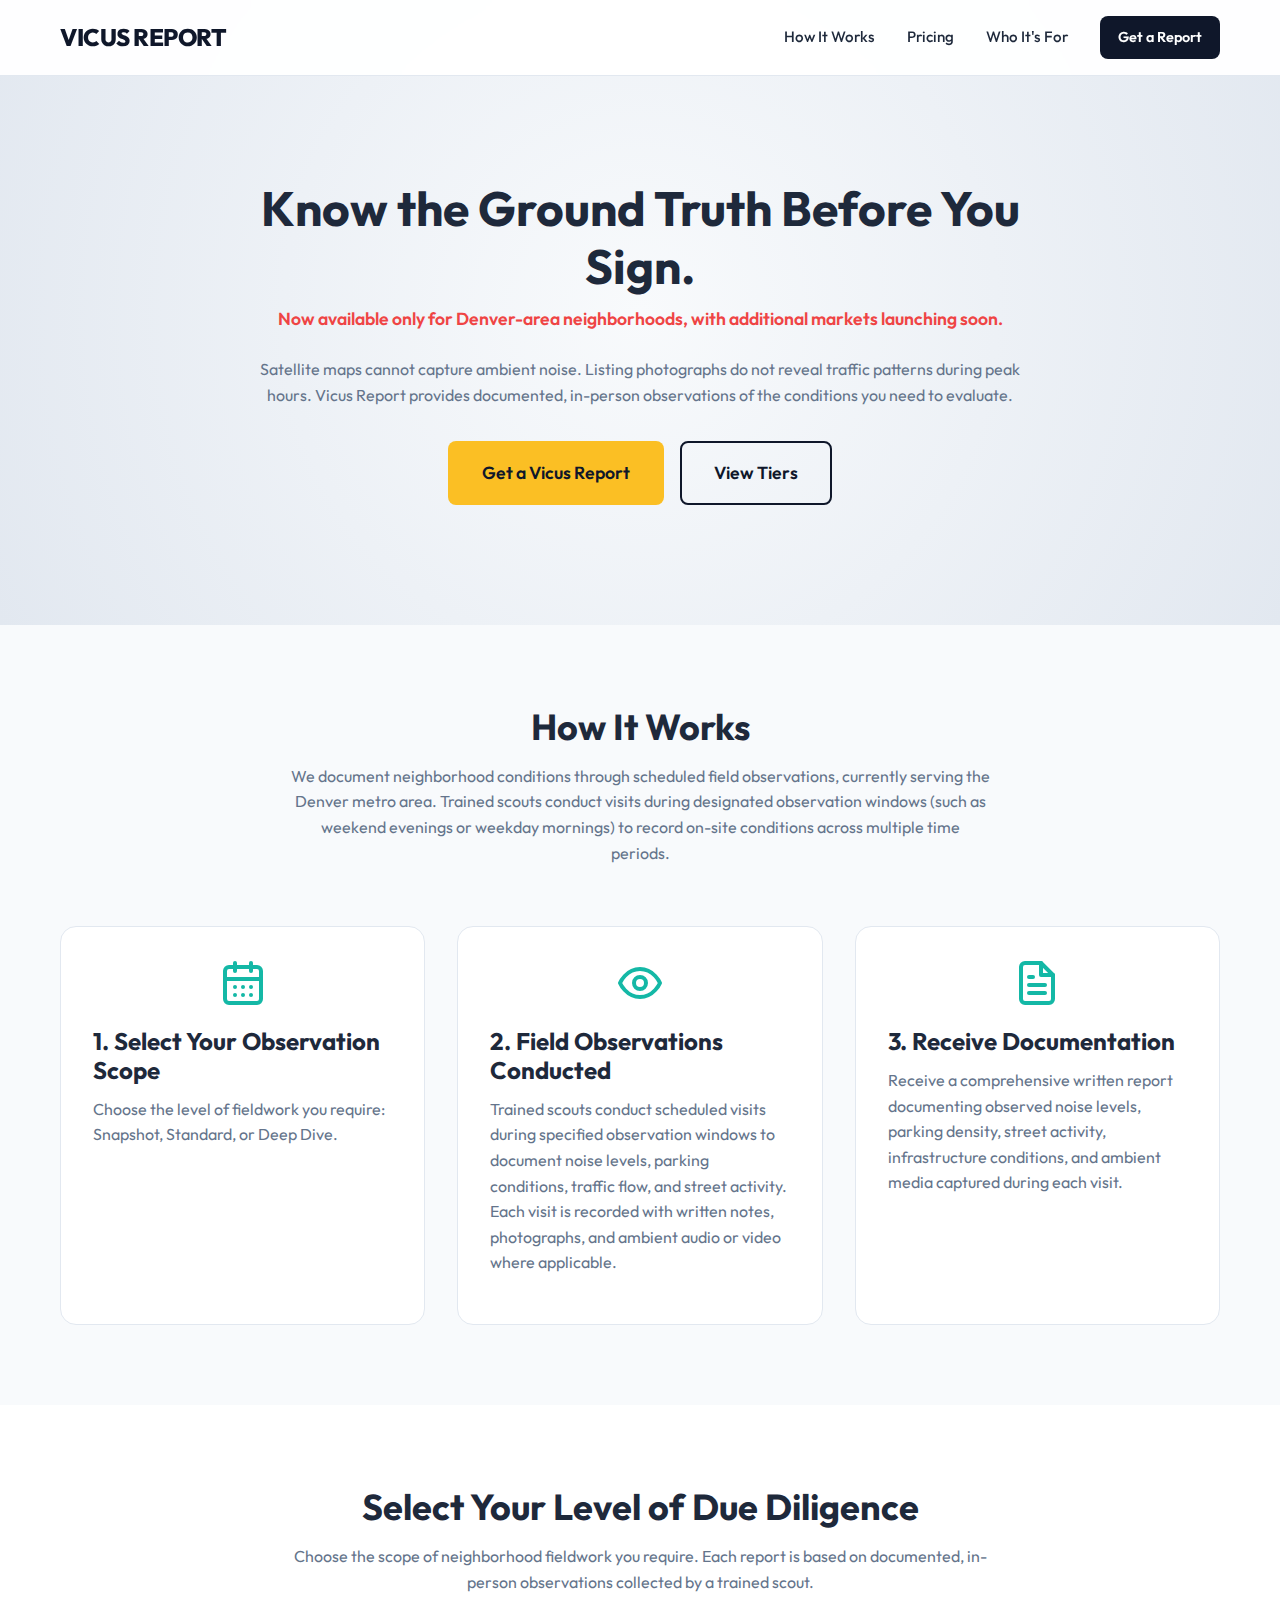
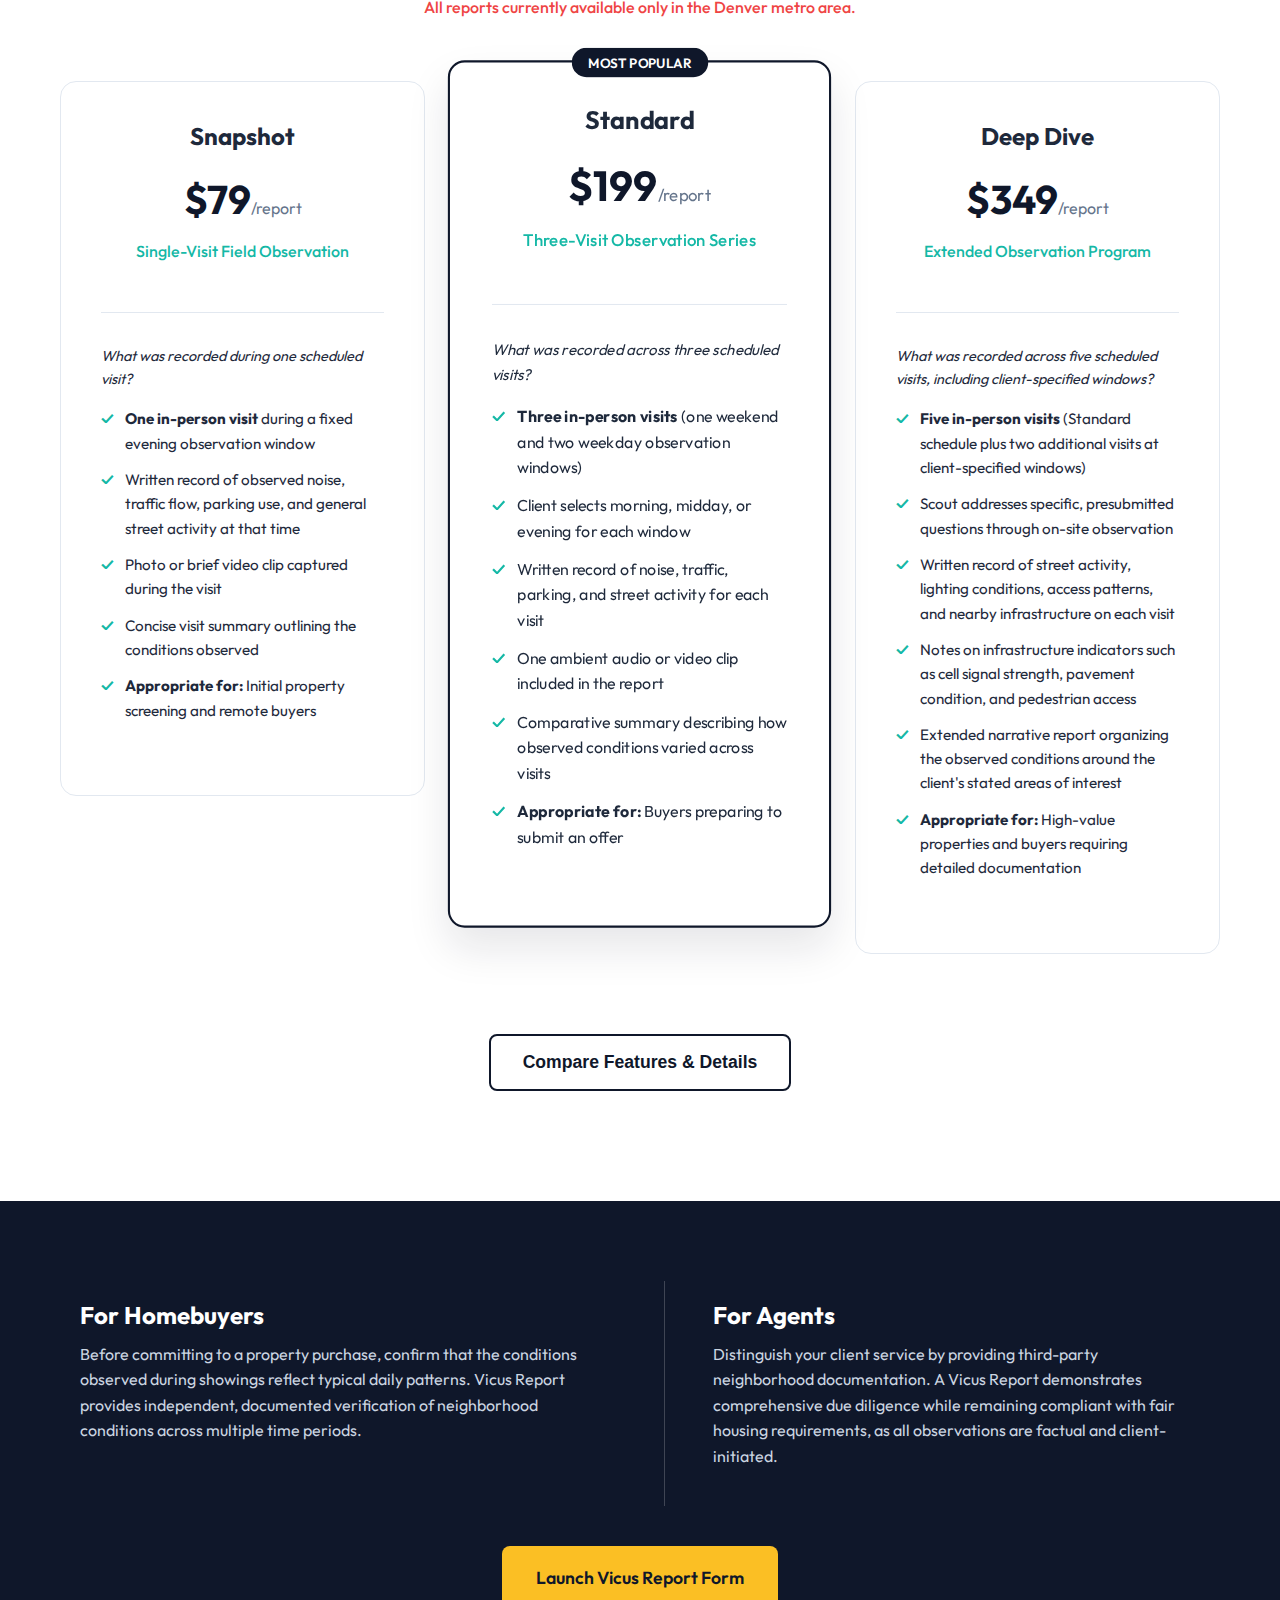
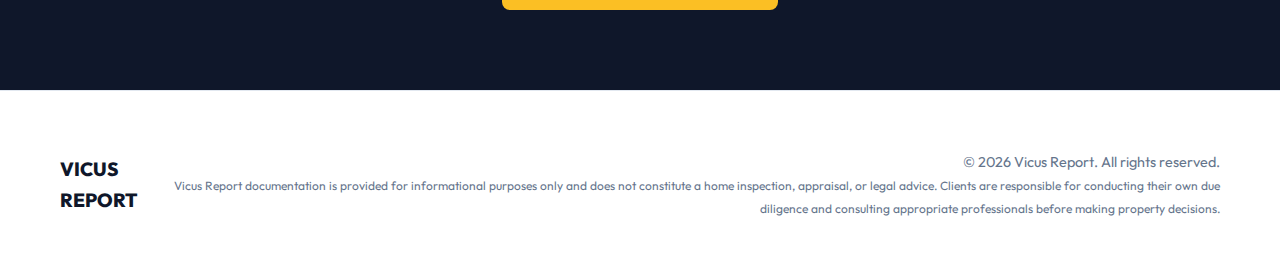
<file: index.html>
<!doctype html>
<html lang="en">

<head>
    <meta charset="UTF-8" />
    <link rel="icon" type="image/svg+xml" href="/vite.svg" />
    <meta name="viewport" content="width=device-width, initial-scale=1.0" />
    <meta name="description"
        content="Vicus Report - Know the Ground Truth Before You Sign. Professional neighborhood fieldwork and documentation services.">
    <title>Vicus Report | Neighborhood Due Diligence</title>
    <link rel="preconnect" href="https://fonts.googleapis.com">
    <link rel="preconnect" href="https://fonts.gstatic.com" crossorigin>
    <link href="https://fonts.googleapis.com/css2?family=Outfit:wght@300;400;500;600;700&display=swap" rel="stylesheet">
    <link rel="stylesheet" href="style.css">
</head>

<body>
    <!-- Navigation -->
    <nav class="navbar">
        <div class="container nav-container">
            <a href="#" class="logo">VICUS REPORT</a>
            <div class="nav-links">
                <a href="#how-it-works">How It Works</a>
                <a href="#pricing">Pricing</a>
                <a href="#audiences">Who It's For</a>
                <a href="https://vicusreport.fillout.com/reportrequest" class="btn btn-primary sm" target="_blank">Get a
                    Report</a>
            </div>
            <button class="mobile-menu-btn" aria-label="Toggle Menu">
                <span></span>
                <span></span>
                <span></span>
            </button>
        </div>
    </nav>

    <!-- Mobile Menu Overlay -->
    <div class="mobile-menu">
        <a href="#how-it-works" class="mobile-link">How It Works</a>
        <a href="#pricing" class="mobile-link">Pricing</a>
        <a href="#audiences" class="mobile-link">Who It's For</a>
        <a href="https://vicusreport.fillout.com/reportrequest" class="btn btn-primary" target="_blank">Get a Report</a>
    </div>

    <!-- Hero Section -->
    <section class="hero">
        <div class="container hero-content">
            <h1 class="hero-title">Know the Ground Truth Before You Sign.</h1>
            <p
                style="color: var(--accent-red); font-weight: 600; font-size: 1.1rem; margin-top: -10px; margin-bottom: 24px;">
                Now available only for Denver-area neighborhoods, with additional markets launching soon.</p>
            <p class="hero-subtitle">Satellite maps cannot capture ambient noise. Listing photographs do not reveal
                traffic patterns during peak hours. Vicus Report provides documented, in-person observations of the
                conditions you need to evaluate.</p>
            <div class="hero-buttons">
                <a href="https://vicusreport.fillout.com/reportrequest" class="btn btn-secondary lg" target="_blank">Get
                    a Vicus Report</a>
                <a href="#pricing" class="btn btn-outline lg">View Tiers</a>
            </div>
        </div>
        <div class="hero-background"></div>
    </section>

    <!-- Value Prop / How It Works -->
    <section id="how-it-works" class="section bg-light">
        <div class="container">
            <div class="section-header">
                <h2>How It Works</h2>
                <p>We document neighborhood conditions through scheduled field observations, currently serving the
                    Denver metro area. Trained scouts conduct visits during designated observation windows (such as
                    weekend evenings or weekday mornings) to record on-site conditions across multiple time periods.</p>
            </div>
            <div class="grid-3">
                <div class="card feature-card">
                    <div class="icon">
                        <svg xmlns="http://www.w3.org/2000/svg" width="48" height="48" viewBox="0 0 24 24" fill="none"
                            stroke="currentColor" stroke-width="2" stroke-linecap="round" stroke-linejoin="round">
                            <rect width="18" height="18" x="3" y="4" rx="2" ry="2" />
                            <line x1="16" x2="16" y1="2" y2="6" />
                            <line x1="8" x2="8" y1="2" y2="6" />
                            <line x1="3" x2="21" y1="10" y2="10" />
                            <path d="M8 14h.01" />
                            <path d="M12 14h.01" />
                            <path d="M16 14h.01" />
                            <path d="M8 18h.01" />
                            <path d="M12 18h.01" />
                            <path d="M16 18h.01" />
                        </svg>
                    </div>
                    <h3>1. Select Your Observation Scope</h3>
                    <p>Choose the level of fieldwork you require: Snapshot, Standard, or Deep Dive.</p>
                </div>
                <div class="card feature-card">
                    <div class="icon">
                        <svg xmlns="http://www.w3.org/2000/svg" width="48" height="48" viewBox="0 0 24 24" fill="none"
                            stroke="currentColor" stroke-width="2" stroke-linecap="round" stroke-linejoin="round">
                            <path d="M2 12s3-7 10-7 10 7 10 7-3 7-10 7-10-7-10-7Z" />
                            <circle cx="12" cy="12" r="3" />
                        </svg>
                    </div>
                    <h3>2. Field Observations Conducted</h3>
                    <p>Trained scouts conduct scheduled visits during specified observation windows to document noise
                        levels, parking conditions, traffic flow, and street activity. Each visit is recorded with
                        written notes, photographs, and ambient audio or video where applicable.</p>
                </div>
                <div class="card feature-card">
                    <div class="icon">
                        <svg xmlns="http://www.w3.org/2000/svg" width="48" height="48" viewBox="0 0 24 24" fill="none"
                            stroke="currentColor" stroke-width="2" stroke-linecap="round" stroke-linejoin="round">
                            <path d="M14 2H6a2 2 0 0 0-2 2v16a2 2 0 0 0 2 2h12a2 2 0 0 0 2-2V8z" />
                            <polyline points="14 2 14 8 20 8" />
                            <line x1="16" x2="8" y1="13" y2="13" />
                            <line x1="16" x2="8" y1="17" y2="17" />
                            <polyline points="10 9 9 9 8 9" />
                        </svg>
                    </div>
                    <h3>3. Receive Documentation</h3>
                    <p>Receive a comprehensive written report documenting observed noise levels, parking density, street
                        activity, infrastructure conditions, and ambient media captured during each visit.</p>
                </div>
            </div>
        </div>
    </section>

    <!-- Pricing Tiers -->
    <section id="pricing" class="section">
        <div class="container">
            <div class="section-header">
                <h2>Select Your Level of Due Diligence</h2>
                <p>Choose the scope of neighborhood fieldwork you require. Each report is based on documented, in-person
                    observations collected by a trained scout.<br><span
                        style="color: var(--accent-red); font-weight: 500;">All reports currently available only in the
                        Denver
                        metro area.</span></p>
            </div>

            <div class="pricing-grid">
                <!-- Tier 1 -->
                <div class="pricing-card">
                    <div class="card-header">
                        <h3>Snapshot</h3>
                        <p class="price">$79<span class="period">/report</span></p>
                        <p class="desc">Single-Visit Field Observation</p>
                    </div>
                    <div class="card-body">
                        <p class="card-question"><em>What was recorded during one scheduled visit?</em></p>
                        <ul>
                            <li><strong>One in-person visit</strong> during a fixed evening observation window</li>
                            <li>Written record of observed noise, traffic flow, parking use, and general street activity
                                at that time</li>
                            <li>Photo or brief video clip captured during the visit</li>
                            <li>Concise visit summary outlining the conditions observed</li>
                            <li><strong>Appropriate for:</strong> Initial property screening and remote buyers</li>
                        </ul>
                    </div>
                </div>

                <!-- Tier 2 (Recommended) -->
                <div class="pricing-card popular">
                    <div class="popular-tag">Most Popular</div>
                    <div class="card-header">
                        <h3>Standard</h3>
                        <p class="price">$199<span class="period">/report</span></p>
                        <p class="desc">Three-Visit Observation Series</p>
                    </div>
                    <div class="card-body">
                        <p class="card-question"><em>What was recorded across three scheduled visits?</em></p>
                        <ul>
                            <li><strong>Three in-person visits</strong> (one weekend and two weekday observation
                                windows)</li>
                            <li>Client selects morning, midday, or evening for each window</li>
                            <li>Written record of noise, traffic, parking, and street activity for each visit</li>
                            <li>One ambient audio or video clip included in the report</li>
                            <li>Comparative summary describing how observed conditions varied across visits</li>
                            <li><strong>Appropriate for:</strong> Buyers preparing to submit an offer</li>
                        </ul>
                    </div>
                </div>

                <!-- Tier 3 -->
                <div class="pricing-card">
                    <div class="card-header">
                        <h3>Deep Dive</h3>
                        <p class="price">$349<span class="period">/report</span></p>
                        <p class="desc">Extended Observation Program</p>
                    </div>
                    <div class="card-body">
                        <p class="card-question"><em>What was recorded across five scheduled visits, including
                                client-specified windows?</em></p>
                        <ul>
                            <li><strong>Five in-person visits</strong> (Standard schedule plus two additional visits at
                                client-specified windows)</li>
                            <li>Scout addresses specific, presubmitted questions through on-site observation</li>
                            <li>Written record of street activity, lighting conditions, access patterns, and nearby
                                infrastructure on each visit</li>
                            <li>Notes on infrastructure indicators such as cell signal strength, pavement condition, and
                                pedestrian access</li>
                            <li>Extended narrative report organizing the observed conditions around the client's stated
                                areas of interest</li>
                            <li><strong>Appropriate for:</strong> High-value properties and buyers requiring detailed
                                documentation</li>
                        </ul>
                    </div>
                </div>
            </div>

            <!-- Comparison Matrix -->
            <div class="comparison-section">
                <div class="center-btn" style="margin-bottom: 30px;">
                    <button id="comparison-toggle-btn" class="btn btn-outline lg" onclick="toggleComparison()">Compare
                        Features & Details</button>
                </div>

                <div id="comparison-content" style="display: none;">
                    <h3>Compare Features</h3>

                    <!-- Desktop Table -->
                    <div class="table-responsive desktop-only">
                        <table class="comparison-table">
                            <thead>
                                <tr>
                                    <th>Dimension</th>
                                    <th>Snapshot – Level I</th>
                                    <th>Standard – Level II (Recommended)</th>
                                    <th>Deep Dive – Level III</th>
                                </tr>
                            </thead>
                            <tbody>
                                <tr>
                                    <td>Total Site Visits</td>
                                    <td>1</td>
                                    <td>3</td>
                                    <td>5</td>
                                </tr>
                                <tr>
                                    <td>Visit Coverage</td>
                                    <td>One visit (weekend evening window)</td>
                                    <td>One weekend evening + two weekday windows (early week and late week)</td>
                                    <td>Standard visits + two fully custom days (client chooses day and window)</td>
                                </tr>
                                <tr>
                                    <td>Control Over Time</td>
                                    <td>Fixed evening window</td>
                                    <td>Client chooses window (morning, midday, or evening) for weekday visits</td>
                                    <td>Client chooses window; plus may specify exact time for the two extra days</td>
                                </tr>
                                <tr>
                                    <td>Main Insight</td>
                                    <td>Conditions recorded during a single visit</td>
                                    <td>Conditions recorded across three visits</td>
                                    <td>Conditions recorded across five visits, including client-specified windows</td>
                                </tr>
                                <tr>
                                    <td>Noise Documentation</td>
                                    <td>Snapshot recorded at one evening time period</td>
                                    <td>Noise patterns documented early week vs. late week vs. weekend</td>
                                    <td>Full profile including targeted times (e.g., rush hour, late night)</td>
                                </tr>
                                <tr>
                                    <td>Reporting Format</td>
                                    <td>Brief written summary + photo or video</td>
                                    <td>Comparative written summary + ambient clip</td>
                                    <td>Extended written report + infrastructure notes + responses to client questions
                                    </td>
                                </tr>
                                <tr>
                                    <td>Custom Investigations</td>
                                    <td>—</td>
                                    <td>—</td>
                                    <td>Included (client-specific questions investigated during visits)</td>
                                </tr>
                                <tr>
                                    <td>Infrastructure Documentation</td>
                                    <td>—</td>
                                    <td>—</td>
                                    <td>Included (cell signal strength and pavement condition)</td>
                                </tr>
                            </tbody>
                        </table>
                    </div>

                    <!-- Mobile Cards -->
                    <div class="mobile-comparison-cards mobile-only">
                        <!-- Snapshot Mobile -->
                        <div class="mobile-card">
                            <div class="mobile-card-header">
                                <h4>Snapshot – Level I</h4>
                            </div>
                            <div class="mobile-card-body">
                                <p><strong>Total Site Visits:</strong> 1</p>
                                <p><strong>Visit Coverage:</strong> One visit (weekend evening window)</p>
                                <p><strong>Control Over Time:</strong> Fixed evening window</p>
                                <p><strong>Main Insight:</strong> Conditions recorded during a single visit</p>
                                <p><strong>Noise Documentation:</strong> Snapshot recorded at one evening time period
                                </p>
                                <p><strong>Reporting Format:</strong> Brief written summary + photo or video</p>
                            </div>
                        </div>

                        <!-- Standard Mobile -->
                        <div class="mobile-card popular">
                            <div class="mobile-card-header">
                                <h4>Standard – Level II <span class="badge">Recommended</span></h4>
                            </div>
                            <div class="mobile-card-body">
                                <p><strong>Total Site Visits:</strong> 3</p>
                                <p><strong>Visit Coverage:</strong> One weekend evening + two weekday windows (early
                                    week and late week)</p>
                                <p><strong>Control Over Time:</strong> Client chooses window (morning, midday, or
                                    evening) for weekday visits</p>
                                <p><strong>Main Insight:</strong> Conditions recorded across three visits</p>
                                <p><strong>Noise Documentation:</strong> Noise patterns documented early week vs. late
                                    week vs. weekend</p>
                                <p><strong>Reporting Format:</strong> Comparative written summary + ambient clip</p>
                            </div>
                        </div>

                        <!-- Deep Dive Mobile -->
                        <div class="mobile-card">
                            <div class="mobile-card-header">
                                <h4>Deep Dive – Level III</h4>
                            </div>
                            <div class="mobile-card-body">
                                <p><strong>Total Site Visits:</strong> 5</p>
                                <p><strong>Visit Coverage:</strong> Standard visits + two fully custom days (client
                                    chooses day and window)</p>
                                <p><strong>Control Over Time:</strong> Client chooses window; plus may specify exact
                                    time for the two extra days</p>
                                <p><strong>Main Insight:</strong> Conditions recorded across five visits, including
                                    client-specified windows</p>
                                <p><strong>Noise Documentation:</strong> Full profile including targeted times (e.g.,
                                    rush hour, late night)</p>
                                <p><strong>Reporting Format:</strong> Extended written report + infrastructure notes +
                                    responses to client questions</p>
                                <p><strong>Custom Investigations:</strong> Included (client-specific questions
                                    investigated during visits)</p>
                                <p><strong>Infrastructure Documentation:</strong> Included (cell signal strength and
                                    pavement condition)</p>
                            </div>
                        </div>
                    </div>

                    <!-- Section CTA -->
                    <div class="center-btn mt-4">
                        <a href="https://vicusreport.fillout.com/reportrequest" class="btn btn-primary lg"
                            target="_blank">Start
                            Your Request</a>
                    </div>
                </div>
            </div>

        </div>
    </section>

    <!-- Audience -->
    <section id="audiences" class="section bg-dark text-white">
        <div class="container">
            <div class="grid-2">
                <div class="audience-block">
                    <h3>For Homebuyers</h3>
                    <p>Before committing to a property purchase, confirm that the conditions observed during showings
                        reflect typical daily patterns. Vicus Report provides independent, documented verification of
                        neighborhood conditions across multiple time periods.</p>
                </div>
                <div class="audience-block border-left">
                    <h3>For Agents</h3>
                    <p>Distinguish your client service by providing third-party neighborhood documentation. A Vicus
                        Report demonstrates comprehensive due diligence while remaining compliant with fair housing
                        requirements, as all observations are factual and client-initiated.</p>
                </div>
            </div>
            <div class="center-btn mt-4">
                <a href="https://vicusreport.fillout.com/reportrequest" class="btn btn-secondary lg"
                    target="_blank">Launch
                    Vicus Report Form</a>
            </div>
        </div>
    </section>

    <!-- Footer -->
    <footer>
        <div class="container footer-content">
            <div class="footer-logo">VICUS REPORT</div>
            <div class="footer-copy">
                &copy; 2026 Vicus Report. All rights reserved.<br>
                <small>Vicus Report documentation is provided for informational purposes only and does not constitute a
                    home inspection, appraisal, or legal advice. Clients are responsible for conducting their own due
                    diligence and consulting appropriate professionals before making property decisions.</small>
            </div>
        </div>
    </footer>

    <script src="main.js"></script>
</body>

</html>
</file>
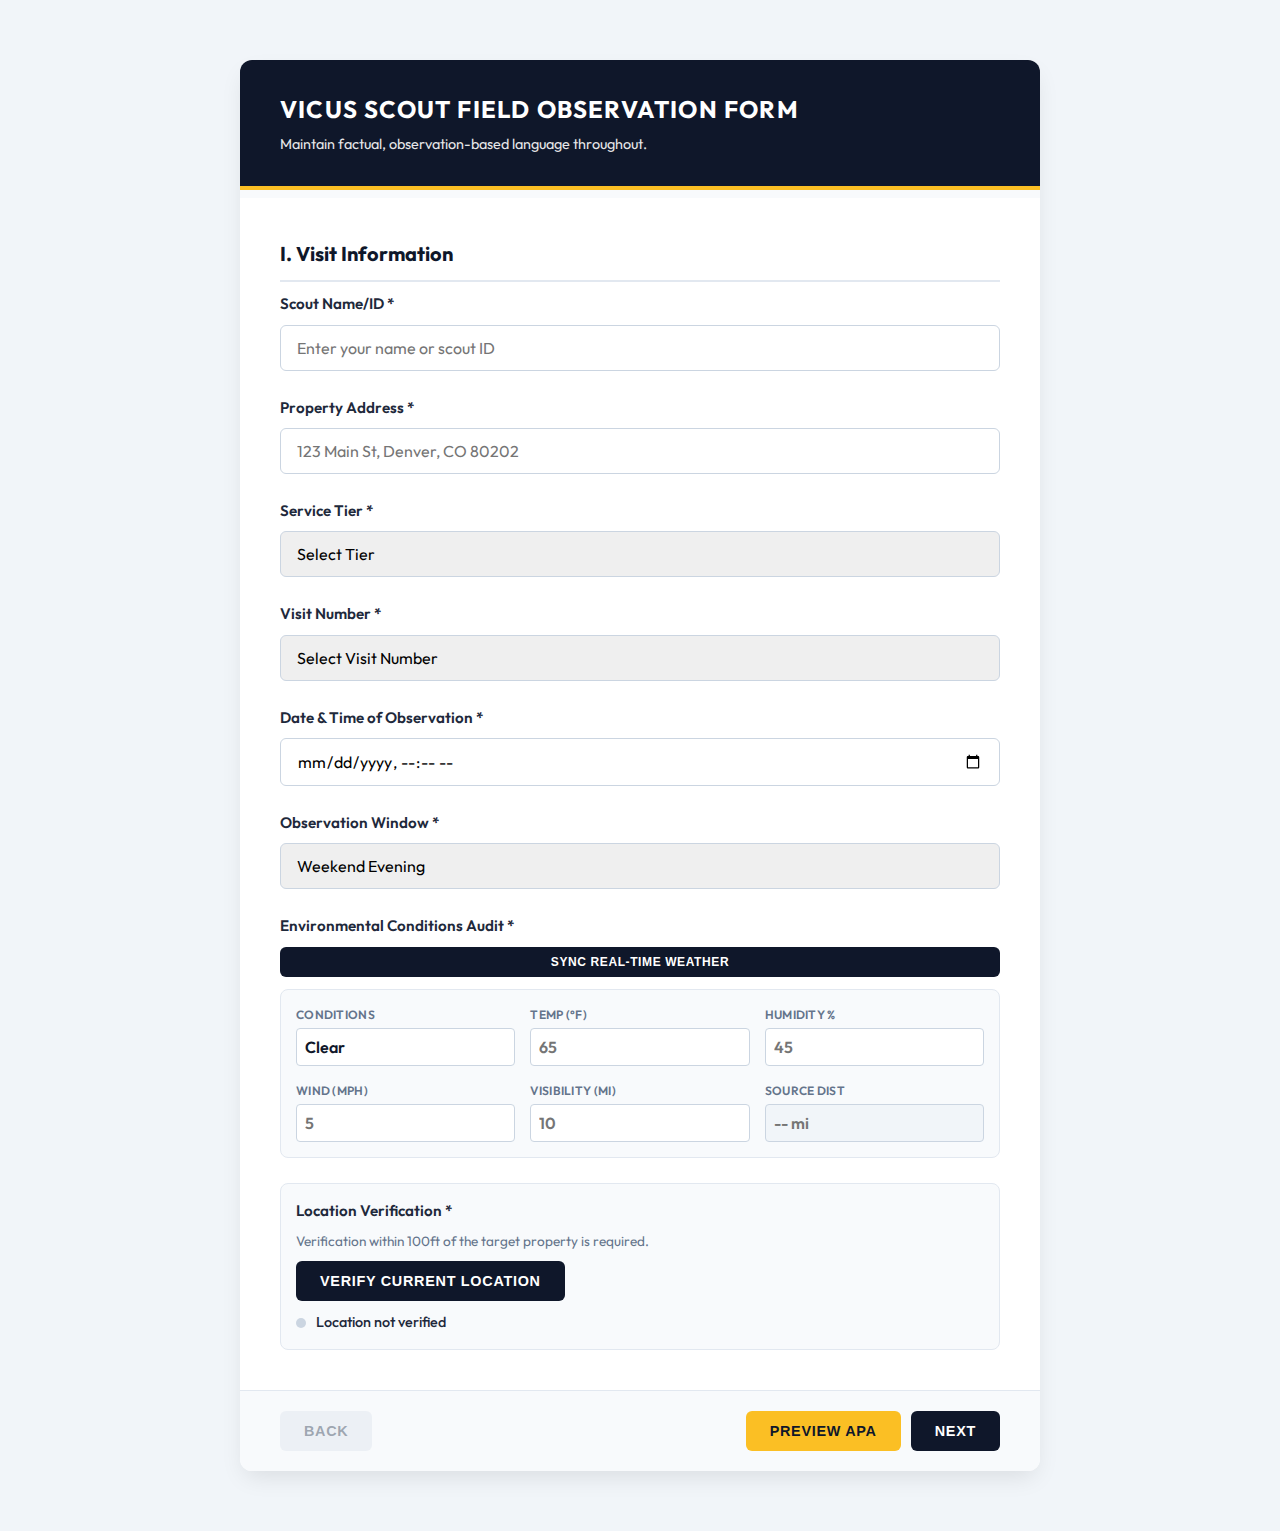
<file: scout-form.html>
<!doctype html>
<html lang="en">

<head>
    <meta charset="UTF-8" />
    <meta name="viewport" content="width=device-width, initial-scale=1.0" />
    <meta name="robots" content="noindex, nofollow">
    <title>Vicus Scout Field Observation Form</title>
    <link rel="preconnect" href="https://fonts.googleapis.com">
    <link rel="preconnect" href="https://fonts.gstatic.com" crossorigin>
    <link href="https://fonts.googleapis.com/css2?family=Outfit:wght@300;400;500;600;700&display=swap" rel="stylesheet">
    <style>
        :root {
            --primary: #0f172a;
            --secondary: #fbbf24;
            --accent: #14b8a6;
            --accent-red: #ef4444;
            --text-dark: #1e293b;
            --text-light: #64748b;
            --white: #ffffff;
            --bg-light: #f8fafc;
            --border: #e2e8f0;
            --input-border: #cbd5e1;
            --section-bg: #ffffff;
        }

        * {
            box-sizing: border-box;
            margin: 0;
            padding: 0;
        }

        body {
            font-family: 'Outfit', sans-serif;
            background-color: #f1f5f9;
            color: var(--text-dark);
            line-height: 1.6;
            padding: 20px;
        }

        .form-container {
            max-width: 800px;
            margin: 40px auto;
            background: var(--white);
            border-radius: 12px;
            box-shadow: 0 10px 25px -5px rgba(0, 0, 0, 0.1);
            overflow: hidden;
        }

        header {
            background: var(--primary);
            color: var(--white);
            padding: 30px 40px;
            border-bottom: 4px solid var(--secondary);
        }

        header h1 {
            font-size: 1.5rem;
            margin-bottom: 5px;
            text-transform: uppercase;
            letter-spacing: 0.05em;
        }

        header p {
            font-size: 0.9rem;
            opacity: 0.9;
        }

        .progress-bar {
            background: var(--bg-light);
            height: 8px;
            width: 100%;
            display: flex;
        }

        .progress-fill {
            background: var(--accent);
            height: 100%;
            transition: width 0.3s ease;
        }

        .page {
            padding: 40px;
            display: none;
        }

        .page.active {
            display: block;
        }

        .page-title {
            font-size: 1.25rem;
            font-weight: 700;
            margin-bottom: 10px;
            color: var(--primary);
            border-bottom: 2px solid var(--border);
            padding-bottom: 10px;
        }

        .page-desc {
            font-size: 0.9rem;
            color: var(--text-light);
            margin-bottom: 30px;
            font-style: italic;
        }

        .form-group {
            margin-bottom: 25px;
        }

        label {
            display: block;
            font-weight: 600;
            margin-bottom: 8px;
            font-size: 0.95rem;
        }

        .field-description {
            font-size: 0.85rem;
            color: var(--text-light);
            margin-bottom: 8px;
            display: block;
        }

        input[type="text"],
        input[type="number"],
        input[type="datetime-local"],
        select,
        textarea {
            width: 100%;
            max-width: 100%;
            padding: 12px 16px;
            border: 1.5px solid var(--input-border);
            border-radius: 6px;
            font-family: inherit;
            font-size: 1rem;
            transition: border-color 0.2s;
            appearance: none;
            -webkit-appearance: none;
            box-sizing: border-box;
        }

        /* Specifically for iOS datetime stretching */
        input[type="datetime-local"] {
            min-height: 48px;
            display: block;
        }

        input:focus,
        select:focus,
        textarea:focus {
            outline: none;
            border-color: var(--accent);
            box-shadow: 0 0 0 4px rgba(20, 184, 166, 0.1);
        }

        input[readonly] {
            background-color: #f1f5f9;
            cursor: not-allowed;
        }

        .checkbox-group,
        .radio-group {
            display: flex;
            flex-direction: column;
            gap: 12px;
        }

        .checkbox-item,
        .radio-item {
            display: flex;
            align-items: flex-start;
            gap: 10px;
            cursor: pointer;
        }

        .checkbox-item input,
        .radio-item input {
            margin-top: 5px;
            transform: scale(1.2);
        }

        .navigation {
            padding: 20px 40px;
            background: #f8fafc;
            border-top: 1px solid var(--border);
            display: flex;
            justify-content: space-between;
        }

        .btn {
            padding: 12px 24px;
            border-radius: 6px;
            font-weight: 700;
            cursor: pointer;
            transition: all 0.2s;
            border: none;
            text-transform: uppercase;
            font-size: 0.9rem;
            letter-spacing: 0.05em;
        }

        .btn-prev {
            background: #e2e8f0;
            color: #475569;
        }

        .btn-next {
            background: var(--primary);
            color: var(--white);
        }

        .btn-submit {
            background: var(--accent);
            color: var(--white);
        }

        .btn-preview {
            background: var(--secondary);
            color: var(--primary);
        }

        .btn:hover {
            transform: translateY(-1px);
            opacity: 0.9;
        }

        .btn:disabled {
            opacity: 0.5;
            cursor: not-allowed;
            transform: none;
        }

        .hidden {
            display: none;
        }

        /* Geofencing Styles */
        .geofence-container {
            border: 1px solid var(--border);
            border-radius: 8px;
            padding: 15px;
            background: #f8fafc;
            margin-top: 20px;
        }

        .geofence-status {
            display: flex;
            align-items: center;
            gap: 10px;
            margin-top: 10px;
            font-size: 0.9rem;
            font-weight: 500;
        }

        .status-dot {
            width: 10px;
            height: 10px;
            border-radius: 50%;
            background: #cbd5e1;
        }

        .status-dot.success {
            background: var(--accent);
        }

        .status-dot.error {
            background: var(--accent-red);
        }

        .override-box {
            margin-top: 15px;
            padding: 12px;
            border: 1px dashed var(--accent-red);
            border-radius: 6px;
            display: none;
        }

        /* Decibel Meter Styles */
        .meter-container {
            background: #1e293b;
            padding: 20px;
            border-radius: 8px;
            margin: 15px 0;
            color: var(--white);
        }

        .meter-bar-bg {
            height: 12px;
            background: #334155;
            border-radius: 6px;
            overflow: hidden;
            margin: 10px 0;
        }

        .meter-bar-fill {
            height: 100%;
            width: 0%;
            background: linear-gradient(90deg, #14b8a6, #fbbf24, #ef4444);
            transition: width 0.1s ease;
        }

        .meter-value {
            font-family: monospace;
            font-size: 1.2rem;
            text-align: right;
            color: var(--secondary);
        }

        /* Network Audit Styles */
        .network-audit-card {
            background: #f8fafc;
            border: 1px solid var(--border);
            border-radius: 8px;
            padding: 15px;
            margin: 15px 0;
        }

        .network-stat {
            display: flex;
            justify-content: space-between;
            margin-bottom: 8px;
            font-size: 0.9rem;
            border-bottom: 1px solid #f1f5f9;
            padding-bottom: 4px;
        }

        .network-stat:last-of-type {
            border-bottom: none;
        }

        .stat-label {
            color: #64748b;
        }

        .stat-value {
            font-weight: 600;
            color: var(--primary);
        }

        .speed-progress-bg {
            height: 6px;
            background: #e2e8f0;
            border-radius: 3px;
            overflow: hidden;
            margin-bottom: 15px;
        }

        .speed-progress-fill {
            height: 100%;
            width: 0%;
            background: var(--accent);
            transition: width 0.3s ease;
        }

        /* Validation Feedback Styles */
        .error-state {
            border-color: var(--accent-red) !important;
            background-color: #fff1f2 !important;
            box-shadow: 0 0 0 4px rgba(239, 68, 68, 0.1) !important;
        }

        .error-msg {
            color: var(--accent-red);
            font-size: 0.8rem;
            font-weight: 500;
            margin-top: 5px;
            display: block;
        }

        /* Weather Grid Styles */
        .weather-grid {
            display: grid;
            grid-template-columns: repeat(3, 1fr);
            gap: 15px;
            background: #f8fafc;
            padding: 15px;
            border-radius: 8px;
            border: 1px solid var(--border);
            margin-bottom: 20px;
        }

        @media (max-width: 600px) {
            .weather-grid {
                grid-template-columns: 1fr;
            }
        }

        .weather-stat-card {
            display: flex;
            flex-direction: column;
            gap: 4px;
        }

        .weather-stat-card .label {
            font-size: 0.75rem;
            color: #64748b;
            text-transform: uppercase;
            letter-spacing: 0.025em;
            font-weight: 600;
        }

        .weather-stat-card input,
        .weather-stat-card select {
            width: 100%;
            padding: 8px;
            border: 1px solid var(--input-border);
            border-radius: 4px;
            font-weight: 600;
            color: var(--primary);
            background: #fff;
        }

        /* In-Situ Comparative Styles */
        .comparative-box {
            background: #fff9f2;
            border: 1px solid #fed7aa;
            padding: 15px;
            border-radius: 8px;
            margin-top: 20px;
        }

        .comparative-box label {
            color: #9a3412;
            font-weight: 600;
        }

        .comparative-box .field-description {
            color: #c2410c;
            margin-bottom: 10px;
        }

        /* Media Upload Simulation */
        .file-input-container {
            border: 2px dashed var(--input-border);
            padding: 20px;
            text-align: center;
            border-radius: 6px;
            background: #fff;
        }

        /* Modal Preview */
        .modal-overlay {
            position: fixed;
            top: 0;
            left: 0;
            width: 100%;
            height: 100%;
            background: rgba(15, 23, 42, 0.9);
            display: none;
            justify-content: center;
            align-items: center;
            z-index: 2000;
            padding: 20px;
        }

        .modal-content {
            background: #fff;
            width: 100%;
            max-width: 850px;
            max-height: 90vh;
            border-radius: 12px;
            overflow-y: auto;
            padding: 60px;
            font-family: 'Times New Roman', serif;
        }

        .apa-header {
            text-align: center;
            margin-bottom: 40px;
            border-bottom: 1px solid #000;
            padding-bottom: 20px;
        }

        .apa-body h4 {
            margin: 20px 0 10px;
            text-decoration: underline;
        }

        .apa-body p {
            margin-bottom: 15px;
            text-indent: 50px;
        }

        @media (max-width: 600px) {
            .form-container {
                margin: 0;
                border-radius: 0;
            }

            .page {
                padding: 20px;
            }

            .navigation {
                padding: 15px 20px;
            }
        }
    </style>
</head>

<body>
    <div class="form-container">
        <header>
            <h1>Vicus Scout Field Observation Form</h1>
            <p>Maintain factual, observation-based language throughout.</p>
        </header>

        <div class="progress-bar">
            <div id="progress-fill" class="progress-fill" style="width: 0%"></div>
        </div>

        <form id="scout-form">
            <!-- Page 1: Metadata -->
            <div class="page active" id="page_1">
                <div class="page-title">I. Visit Information</div>
                <div class="form-group">
                    <label for="scout_name">Scout Name/ID *</label>
                    <input type="text" id="scout_name" name="scout_name" placeholder="Enter your name or scout ID"
                        required>
                </div>
                <div class="form-group">
                    <label for="property_address">Property Address *</label>
                    <input type="text" id="property_address" name="property_address"
                        placeholder="123 Main St, Denver, CO 80202" required>
                </div>
                <div class="form-group">
                    <label for="tier_level">Service Tier *</label>
                    <select id="tier_level" name="tier_level" onchange="updateVisitNumbers()" required>
                        <option value="">Select Tier</option>
                        <option value="Snapshot (1 visit)">Snapshot (1 visit)</option>
                        <option value="Standard (3 visits)">Standard (3 visits)</option>
                        <option value="Deep Dive (5 visits)">Deep Dive (5 visits)</option>
                    </select>
                </div>
                <div class="form-group">
                    <label for="visit_number">Visit Number *</label>
                    <select id="visit_number" name="visit_number" onchange="toggleComparativeFields()" required>
                        <option value="">Select Visit Number</option>
                    </select>
                </div>
                <div class="form-group">
                    <label for="observation_datetime">Date & Time of Observation *</label>
                    <input type="datetime-local" id="observation_datetime" name="observation_datetime" required>
                </div>
                <div class="form-group">
                    <label for="observation_window">Observation Window *</label>
                    <select id="observation_window" name="observation_window" required>
                        <option value="Weekend Evening">Weekend Evening</option>
                        <option value="Weekday Morning">Weekday Morning</option>
                        <option value="Weekday Midday">Weekday Midday</option>
                        <option value="Weekday Evening">Weekday Evening</option>
                        <option value="Custom (specified by client)">Custom (specified by client)</option>
                    </select>
                </div>
                <div class="form-group">
                    <label>Environmental Conditions Audit *</label>
                    <div style="display: flex; gap: 10px; margin-bottom: 12px;">
                        <button type="button" class="btn btn-next" id="sync-weather-btn"
                            style="padding: 8px 15px; font-size: 0.75rem; white-space: nowrap; width: 100%;"
                            onclick="manualWeatherSync()">Sync Real-Time Weather</button>
                    </div>

                    <div class="weather-grid">
                        <div class="weather-stat-card">
                            <span class="label">Conditions</span>
                            <select id="weather_conditions" name="weather_conditions" required>
                                <option value="Clear">Clear</option>
                                <option value="Overcast">Overcast</option>
                                <option value="Light Rain">Light Rain</option>
                                <option value="Heavy Rain">Heavy Rain</option>
                                <option value="Snow">Snow</option>
                            </select>
                        </div>
                        <div class="weather-stat-card">
                            <span class="label">Temp (°F)</span>
                            <input type="number" id="temperature" name="temperature" placeholder="65" required>
                        </div>
                        <div class="weather-stat-card">
                            <span class="label">Humidity %</span>
                            <input type="number" id="humidity" name="humidity" placeholder="45">
                        </div>
                        <div class="weather-stat-card">
                            <span class="label">Wind (mph)</span>
                            <input type="number" id="wind_speed" name="wind_speed" placeholder="5">
                        </div>
                        <div class="weather-stat-card">
                            <span class="label">Visibility (mi)</span>
                            <input type="number" id="visibility" name="visibility" placeholder="10">
                        </div>
                        <div class="weather-stat-card">
                            <span class="label">Source Dist</span>
                            <input type="text" id="weather_dist" name="weather_dist" placeholder="-- mi" readonly
                                style="background: #f1f5f9; cursor: default;">
                        </div>
                    </div>
                </div>

                <!-- Geofencing Integration -->
                <div class="geofence-container">
                    <label>Location Verification *</label>
                    <p class="field-description">Verification within 100ft of the target property is required.</p>
                    <button type="button" class="btn btn-next" id="verify-location-btn"
                        onclick="verifyLocation()">Verify Current Location</button>

                    <div id="geofence-status" class="geofence-status">
                        <div id="status-dot" class="status-dot"></div>
                        <span id="status-text">Location not verified</span>
                    </div>

                    <div id="location-override" class="override-box">
                        <label class="checkbox-item">
                            <input type="checkbox" id="gps_override_toggle" onchange="toggleOverrideReason()"> Enable
                            Manual Location Override
                        </label>
                        <div id="override_reason_container" class="hidden" style="margin-top: 10px;">
                            <label for="gps_override_reason">Reason for Override (e.g., poor signal) *</label>
                            <textarea id="gps_override_reason" name="gps_override_reason" rows="2"
                                placeholder="Explain why GPS verification is unavailable..."></textarea>
                        </div>
                    </div>
                    <input type="hidden" id="location_verified" name="location_verified" value="false">
                    <input type="hidden" id="verification_method" name="verification_method" value="GPS">
                </div>
            </div>

            <!-- Page 2: Noise -->
            <div class="page" id="page_2">
                <div class="page-title">II. Noise Observations</div>
                <p class="page-desc">Use a smartphone decibel meter app (e.g., Decibel X, Sound Meter) to measure
                    ambient noise levels.</p>
                <div class="form-group">
                    <label>Integrated Noise Assessment *</label>
                    <p class="field-description">Capture a 30-second environmental sample directly in the form.</p>

                    <div class="meter-container">
                        <div style="display: flex; justify-content: space-between; align-items: center;">
                            <span>Real-time Level</span>
                            <div class="meter-value"><span id="live-db">0</span> dB</div>
                        </div>
                        <div class="meter-bar-bg">
                            <div id="meter-fill" class="meter-bar-fill"></div>
                        </div>
                        <div style="display: flex; justify-content: space-between; font-size: 0.75rem; color: #94a3b8;">
                            <span>0dB</span>
                            <span>50dB</span>
                            <span>100dB+</span>
                        </div>
                    </div>

                    <button type="button" class="btn btn-next" id="start-noise-btn"
                        onclick="startNoiseMeasurement()">Start 30s Measurement</button>
                    <p id="noise-timer" class="field-description" style="margin-top: 8px; font-weight: 500;"></p>
                </div>

                <div class="form-group">
                    <label for="noise_baseline_db">Ambient Noise Level - Baseline (dB) *</label>
                    <span class="field-description">Auto-captured average baseline level</span>
                    <input type="number" id="noise_baseline_db" name="noise_baseline_db" placeholder="45" required
                        readonly>
                </div>
                <div class="form-group">
                    <label for="noise_peak_db">Ambient Noise Level - Peak (dB) *</label>
                    <span class="field-description">Auto-captured highest transient peak</span>
                    <input type="number" id="noise_peak_db" name="noise_peak_db" placeholder="68" required readonly>
                </div>
                <div class="form-group">
                    <label>Primary Noise Sources Observed *</label>
                    <div class="checkbox-group">
                        <label class="checkbox-item"><input type="checkbox" name="noise_sources" value="Traffic"
                                required>
                            Traffic</label>
                        <label class="checkbox-item"><input type="checkbox" name="noise_sources" value="Music (indoor)">
                            Music (indoor)</label>
                        <label class="checkbox-item"><input type="checkbox" name="noise_sources"
                                value="Music (outdoor/amplified)"> Music (outdoor/amplified)</label>
                        <label class="checkbox-item"><input type="checkbox" name="noise_sources"
                                value="Voices/conversations"> Voices/conversations</label>
                        <label class="checkbox-item"><input type="checkbox" name="noise_sources" value="Dogs barking">
                            Dogs barking</label>
                        <label class="checkbox-item"><input type="checkbox" name="noise_sources" value="Construction">
                            Construction</label>
                        <label class="checkbox-item"><input type="checkbox" name="noise_sources" value="Aircraft">
                            Aircraft</label>
                        <label class="checkbox-item"><input type="checkbox" name="noise_sources"
                                value="Emergency vehicles"> Emergency vehicles</label>
                        <label class="checkbox-item"><input type="checkbox" name="noise_sources" value="Other"
                                onchange="toggleNoiseOther()"> Other</label>
                    </div>
                </div>
                <div class="form-group hidden" id="noise_other_container">
                    <label for="noise_sources_other">If 'Other' selected, please specify</label>
                    <input type="text" id="noise_sources_other" name="noise_sources_other">
                </div>
                <div class="form-group">
                    <label for="traffic_volume">Traffic Volume (vehicles per 10 minutes) *</label>
                    <span class="field-description">Count all passing vehicles for 10 minutes</span>
                    <input type="number" id="traffic_volume" name="traffic_volume" placeholder="24" required>
                </div>

                <div class="comparative-box" id="comp_noise_container">
                    <label for="comparative_noise">Noise Pattern Summary (Standard Tier - Visit 3) *</label>
                    <p class="field-description">Complete only on Visit 3 of Standard tier assignments.</p>
                    <textarea id="comparative_noise" name="comparative_noise" rows="5" maxlength="900"
                        placeholder="Compare patterns to previous visits (Visit 1: ... Visit 2: ...)"></textarea>
                </div>
            </div>

            <!-- Page 3: Parking -->
            <div class="page" id="page_3">
                <div class="page-title">III. Parking Observations</div>
                <p class="page-desc">Document parking conditions within 100 feet of the property.</p>
                <div class="form-group">
                    <label for="parking_total_spaces">Total Visible On-Street Parking Spaces (within 100ft) *</label>
                    <input type="number" id="parking_total_spaces" name="parking_total_spaces" placeholder="12"
                        oninput="calculateParkingRate()" required>
                </div>
                <div class="form-group">
                    <label for="parking_occupied_spaces">Occupied Parking Spaces *</label>
                    <input type="number" id="parking_occupied_spaces" name="parking_occupied_spaces" placeholder="9"
                        oninput="calculateParkingRate()" required>
                </div>
                <div class="form-group">
                    <label for="parking_occupancy_rate">Occupancy Rate (%)</label>
                    <span class="field-description">Auto-calculated: (Occupied / Total) × 100</span>
                    <input type="number" id="parking_occupancy_rate" name="parking_occupancy_rate" readonly>
                </div>
                <div class="form-group">
                    <label for="parking_violations">Vehicles Double-Parked or Blocking Access *</label>
                    <input type="number" id="parking_violations" name="parking_violations" placeholder="0" required>
                </div>
                <div class="form-group">
                    <label>Does property have driveway parking? *</label>
                    <div class="radio-group">
                        <label class="radio-item"><input type="radio" name="property_driveway" value="Yes"
                                onchange="toggleDrivewaySpaces()" required> Yes</label>
                        <label class="radio-item"><input type="radio" name="property_driveway" value="No"
                                onchange="toggleDrivewaySpaces()"> No</label>
                    </div>
                </div>
                <div class="form-group hidden" id="driveway_spaces_container">
                    <label for="property_driveway_spaces">Number of driveway parking spaces</label>
                    <input type="number" id="property_driveway_spaces" name="property_driveway_spaces">
                </div>

                <div class="comparative-box" id="comp_parking_container">
                    <label for="comparative_parking">Parking Pattern Summary (Standard Tier - Visit 3) *</label>
                    <p class="field-description">Complete only on Visit 3 of Standard tier assignments.</p>
                    <textarea id="comparative_parking" name="comparative_parking" rows="4" maxlength="600"
                        placeholder="Parking occupancy trends compared to previous visits..."></textarea>
                </div>
            </div>

            <!-- Page 4: Street Activity -->
            <div class="page" id="page_4">
                <div class="page-title">IV. Street Activity Observations</div>
                <div class="form-group">
                    <label for="pedestrian_count">Pedestrian Count (10-minute sample) *</label>
                    <span class="field-description">Count pedestrians passing within view for 10 minutes</span>
                    <input type="number" id="pedestrian_count" name="pedestrian_count" placeholder="8" required>
                </div>
                <div class="form-group">
                    <label for="gatherings_count">Observed Gatherings (3+ people) *</label>
                    <span class="field-description">Count distinct groups of 3 or more people</span>
                    <input type="number" id="gatherings_count" name="gatherings_count" placeholder="1" required>
                </div>
                <div class="form-group">
                    <label>Commercial Activity Visible</label>
                    <div class="checkbox-group">
                        <label class="checkbox-item"><input type="checkbox" name="commercial_activity"
                                value="Food trucks"> Food trucks</label>
                        <label class="checkbox-item"><input type="checkbox" name="commercial_activity"
                                value="Street vendors"> Street vendors</label>
                        <label class="checkbox-item"><input type="checkbox" name="commercial_activity"
                                value="Outdoor dining"> Outdoor dining</label>
                        <label class="checkbox-item"><input type="checkbox" name="commercial_activity"
                                value="None observed"> None observed</label>
                    </div>
                </div>

                <div class="comparative-box" id="comp_activity_container">
                    <label for="comparative_activity">Activity Pattern Summary (Standard Tier - Visit 3) *</label>
                    <p class="field-description">Complete only on Visit 3 of Standard tier assignments.</p>
                    <textarea id="comparative_activity" name="comparative_activity" rows="4" maxlength="600"
                        placeholder="Street activity differences compared to previous visits..."></textarea>
                </div>
            </div>

            <!-- Page 5: Lighting -->
            <div class="page" id="page_5">
                <div class="page-title">V. Lighting Conditions</div>
                <p class="page-desc">Complete only if observation occurred during evening/night hours.</p>
                <div class="form-group">
                    <label>Is this an evening/night visit? *</label>
                    <div class="radio-group">
                        <label class="radio-item"><input type="radio" name="lighting_applicable" value="Yes"
                                onchange="toggleLightingFields()" required> Yes</label>
                        <label class="radio-item"><input type="radio" name="lighting_applicable" value="No"
                                onchange="toggleLightingFields()"> No</label>
                    </div>
                </div>
                <div id="lighting_fields" class="hidden">
                    <div class="form-group">
                        <label for="street_lighting">Street Lighting Condition</label>
                        <select id="street_lighting" name="street_lighting">
                            <option value="">Select option</option>
                            <option value="Well-lit (bright, even coverage)">Well-lit (bright, even coverage)</option>
                            <option value="Moderately lit (adequate but not bright)">Moderately lit (adequate but not
                                bright)</option>
                            <option value="Poorly lit (dim or spotty coverage)">Poorly lit (dim or spotty coverage)
                            </option>
                            <option value="No street lights present">No street lights present</option>
                        </select>
                    </div>
                    <div class="form-group">
                        <label for="property_lighting">Property Exterior Lighting</label>
                        <select id="property_lighting" name="property_lighting">
                            <option value="">Select option</option>
                            <option value="Well-lit">Well-lit</option>
                            <option value="Moderately lit">Moderately lit</option>
                            <option value="Dark/no visible lighting">Dark/no visible lighting</option>
                            <option value="Not visible from street">Not visible from street</option>
                        </select>
                    </div>
                </div>
            </div>

            <!-- Page 6: Qualitative -->
            <div class="page" id="page_6">
                <div class="page-title">VI. Qualitative Observations</div>
                <p class="page-desc">Use neutral, factual language. Describe what you observed without judgment.</p>
                <div class="form-group">
                    <label for="general_character">General Street Character (100-word limit) *</label>
                    <span class="field-description">Describe the overall character of the street/block in neutral
                        terms.</span>
                    <textarea id="general_character" name="general_character" rows="5" maxlength="600"
                        placeholder="The block consists primarily of single-family homes..." required></textarea>
                </div>
                <div class="form-group">
                    <label>Notable Conditions Observed</label>
                    <div class="checkbox-group" id="notable_conditions_group">
                        <label class="checkbox-item"><input type="checkbox" name="notable_conditions"
                                value="Unattended trash/debris visible" onchange="toggleNotableDetails()"> Unattended
                            trash/debris visible</label>
                        <label class="checkbox-item"><input type="checkbox" name="notable_conditions"
                                value="Maintenance issues observed" onchange="toggleNotableDetails()"> Maintenance
                            issues observed</label>
                        <label class="checkbox-item"><input type="checkbox" name="notable_conditions"
                                value="Active construction nearby" onchange="toggleNotableDetails()"> Active
                            construction nearby</label>
                        <label class="checkbox-item"><input type="checkbox" name="notable_conditions"
                                value="Emergency vehicles observed during visit" onchange="toggleNotableDetails()">
                            Emergency vehicles observed during visit</label>
                        <label class="checkbox-item"><input type="checkbox" name="notable_conditions"
                                value="Other notable observations" onchange="toggleNotableDetails()"> Other notable
                            observations</label>
                    </div>
                </div>
                <div class="form-group hidden" id="notable_details_container">
                    <label for="notable_conditions_details">Details of Notable Conditions (50-word limit)</label>
                    <textarea id="notable_conditions_details" name="notable_conditions_details" rows="3"
                        maxlength="300"></textarea>
                </div>
            </div>

            <!-- Page 7: Media -->
            <div class="page" id="page_7">
                <div class="page-title">VII. Media Capture</div>
                <p class="page-desc">Upload required photos and optional audio/video documentation.</p>
                <div class="form-group">
                    <label>Photo 1: Street view facing property *</label>
                    <div class="file-input-container">
                        <input type="file" name="photo_street_view" accept="image/*" required>
                    </div>
                </div>
                <div class="form-group">
                    <label>Photo 2: View to the left of property *</label>
                    <div class="file-input-container">
                        <input type="file" name="photo_view_left" accept="image/*" required>
                    </div>
                </div>
                <div class="form-group">
                    <label>Photo 3: View to the right of property *</label>
                    <div class="file-input-container">
                        <input type="file" name="photo_view_right" accept="image/*" required>
                    </div>
                </div>
                <div class="form-group">
                    <label>Additional Photos (optional, up to 5)</label>
                    <div class="file-input-container">
                        <input type="file" name="photos_additional" accept="image/*" multiple>
                    </div>
                </div>
                <div class="form-group" id="ambient_media_container">
                    <label>Ambient Audio/Video Clip (30-60 seconds)</label>
                    <span class="field-description">Required for Standard and Deep Dive tiers.</span>
                    <span class="field-description"
                        style="color: var(--accent-red); font-weight: 500; margin-top: 5px;">
                        <strong>LEGAL NOTICE:</strong> Documentation must strictly record environmental acoustic
                        profiles (traffic, construction, etc.). Please avoid capturing identifiable private
                        conversations to ensure compliance with wiretapping and privacy regulations.
                    </span>
                    <div class="file-input-container">
                        <input type="file" id="ambient_media" name="ambient_media" accept="audio/*,video/*">
                    </div>
                </div>
            </div>


            <!-- Page 9: Client Questions (Conditional) -->
            <div class="page" id="page_9">
                <div class="page-title">IX. Client-Submitted Questions (Deep Dive Only)</div>
                <p class="page-desc">Address specific questions submitted by the client. Complete during visits 3-5.</p>

                <div class="form-group">
                    <label>Client Question 1:</label>
                    <p style="background: #f1f5f9; padding: 10px; border-radius: 4px; font-size: 0.9rem;">[Pre-populated
                        from client intake form]</p>
                    <label for="client_response_1" style="margin-top: 15px;">Scout Response (200-word limit)</label>
                    <textarea id="client_response_1" name="client_response_1" rows="4" maxlength="1200"></textarea>
                    <label style="margin-top: 10px;">Supporting Photos (up to 3)</label>
                    <input type="file" name="client_photos_1" accept="image/*" multiple>
                </div>

                <div class="form-group" style="margin-top: 40px;">
                    <label>Client Question 2:</label>
                    <p style="background: #f1f5f9; padding: 10px; border-radius: 4px; font-size: 0.9rem;">[Pre-populated
                        from client intake form]</p>
                    <label for="client_response_2" style="margin-top: 15px;">Scout Response (200-word limit)</label>
                    <textarea id="client_response_2" name="client_response_2" rows="4" maxlength="1200"></textarea>
                    <label style="margin-top: 10px;">Supporting Photos (up to 3)</label>
                    <input type="file" name="client_photos_2" accept="image/*" multiple>
                </div>
            </div>

            <!-- Page 10: Infrastructure (Conditional) -->
            <div class="page" id="page_10">
                <div class="page-title">X. Infrastructure Documentation (Deep Dive Only)</div>

                <div id="infra_fields">
                    <div class="form-group">
                        <label>Network Performance Audit *</label>
                        <p class="field-description">Run a live connectivity test to verify local infrastructure.</p>

                        <div class="network-audit-card">
                            <div class="network-stat">
                                <span class="stat-label">Provider (ISP)</span>
                                <span class="stat-value" id="net-isp">--</span>
                            </div>
                            <div class="network-stat">
                                <span class="stat-label">Latency (Ping)</span>
                                <span class="stat-value" id="net-latency">-- ms</span>
                            </div>
                            <div class="network-stat">
                                <span class="stat-label">Download Speed</span>
                                <span class="stat-value" id="net-speed">-- Mbps</span>
                            </div>
                            <div class="network-stat">
                                <span class="stat-label">Upload Speed</span>
                                <span class="stat-value" id="net-upload">-- Mbps</span>
                            </div>
                            <div class="speed-progress-bg">
                                <div id="net-progress" class="speed-progress-fill"></div>
                            </div>
                            <button type="button" class="btn btn-next" style="width: 100%;" id="start-net-btn"
                                onclick="runNetworkAudit()">Run Performance Test</button>
                        </div>
                    </div>

                    <div class="form-group">
                        <label for="cell_carrier_1">Cell Carrier 1 (your carrier)</label>
                        <input type="text" id="cell_carrier_1" name="cell_carrier_1" placeholder="Verizon">
                    </div>
                    <div class="form-group">
                        <label for="cell_signal_1">Signal Strength (Carrier 1)</label>
                        <select id="cell_signal_1" name="cell_signal_1">
                            <option value="">Auto-populated</option>
                            <option value="0 bars">0 bars</option>
                            <option value="1 bar">1 bar</option>
                            <option value="2 bars">2 bars</option>
                            <option value="3 bars">3 bars</option>
                            <option value="4 bars">4 bars</option>
                            <option value="5 bars">5 bars</option>
                        </select>
                    </div>
                    <div class="form-group">
                        <label for="pavement_condition">Street Pavement Condition</label>
                        <select id="pavement_condition" name="pavement_condition">
                            <option value="Excellent">Excellent</option>
                            <option value="Good">Good</option>
                            <option value="Fair">Fair</option>
                            <option value="Poor">Poor</option>
                            <option value="Severely deteriorated">Severely deteriorated</option>
                        </select>
                        <div style="margin-top: 10px;">
                            <label style="font-size: 0.8rem; color: #64748b;">Pavement Photos (up to 3)</label>
                            <input type="file" name="photos_pavement" accept="image/*" multiple
                                style="font-size: 0.8rem;">
                        </div>
                    </div>
                    <div class="form-group">
                        <label for="sidewalk_condition">Sidewalk Condition</label>
                        <select id="sidewalk_condition" name="sidewalk_condition">
                            <option value="Excellent">Excellent</option>
                            <option value="Good">Good</option>
                            <option value="Fair">Fair</option>
                            <option value="Poor">Poor</option>
                            <option value="Not present">Not present</option>
                        </select>
                        <div style="margin-top: 10px;">
                            <label style="font-size: 0.8rem; color: #64748b;">Sidewalk Photos (up to 3)</label>
                            <input type="file" name="photos_sidewalk" accept="image/*" multiple
                                style="font-size: 0.8rem;">
                        </div>
                    </div>
                </div>
            </div>

            <!-- Page 11: Submit -->
            <div class="page" id="page_11">
                <div class="page-title">XI. Review & Submit</div>
                <div class="form-group">
                    <label>Scout Certification *</label>
                    <label class="checkbox-item">
                        <input type="checkbox" name="scout_certification" required>
                        I certify that all observations recorded in this form are factual and based on my in-person
                        visit...
                    </label>
                </div>
                <div class="form-group">
                    <label for="additional_notes">Additional Notes (optional)</label>
                    <textarea id="additional_notes" name="additional_notes" rows="4" maxlength="500"></textarea>
                </div>
            </div>

            <!-- Navigation Buttons -->
            <div class="navigation">
                <button type="button" class="btn btn-prev" id="prev-btn" onclick="changePage(-1)" disabled>Back</button>
                <div style="display: flex; gap: 10px;">
                    <button type="button" class="btn btn-preview" id="preview-btn">Preview APA</button>
                    <button type="button" class="btn btn-next" id="next-btn" onclick="changePage(1)">Next</button>
                    <button type="submit" class="btn btn-submit hidden" id="submit-btn">Submit Report</button>
                </div>
            </div>
        </form>
    </div>

    <!-- Modal for APA Preview -->
    <div id="preview-modal" class="modal-overlay">
        <div class="modal-content">
            <div class="apa-header">
                <h2>Field Observation Report: <span id="preview-addr">[Address]</span></h2>
                <p>Prepared for Vicus Real Estate Due Diligence Group</p>
                <p>Consultant: <span id="preview-scout">[Scout Name]</span></p>
                <p>Date: <span id="preview-date">[Date]</span> | Tier: <span id="preview-tier">[Tier]</span></p>
            </div>
            <div class="apa-body" id="preview-body">
                <!-- Content injected by JS -->
            </div>
            <div style="margin-top: 40px; text-align: center;">
                <button class="btn btn-prev" onclick="closeModal()">Close Preview</button>
            </div>
        </div>
    </div>

    <script>
        let currentPage = 1;
        const totalPages = 11;

        function updateProgress() {
            const fill = document.getElementById('progress-fill');
            fill.style.width = ((currentPage - 1) / (totalPages - 1) * 100) + '%';
        }

        function changePage(delta) {
            const currentEl = document.getElementById('page_' + currentPage);

            // Validation for required fields on current page before moving next
            if (delta > 0) {
                let isValid = true;
                let firstInvalid = null;

                // Clear existing errors
                currentEl.querySelectorAll('.error-msg').forEach(msg => msg.remove());
                currentEl.querySelectorAll('.error-state').forEach(el => el.classList.remove('error-state'));

                const inputs = currentEl.querySelectorAll('input[required], select[required], textarea[required]');
                for (let input of inputs) {
                    if (input.offsetParent !== null) {
                        let fieldValid = true;
                        if (input.type === 'checkbox' || input.type === 'radio') {
                            const group = currentEl.querySelectorAll(`input[name="${input.name}"]`);
                            const checked = Array.from(group).some(i => i.checked);
                            if (!checked) fieldValid = false;
                        } else if (!input.value.trim()) {
                            fieldValid = false;
                        }

                        if (!fieldValid) {
                            isValid = false;
                            input.classList.add('error-state');

                            // Add error message if not already there
                            const group = input.closest('.form-group');
                            if (!group.querySelector('.error-msg')) {
                                const msg = document.createElement('span');
                                msg.className = 'error-msg';
                                msg.textContent = 'This field is required.';
                                group.appendChild(msg);
                            }

                            if (!firstInvalid) firstInvalid = input;
                        }
                    }
                }

                if (!isValid) {
                    firstInvalid.scrollIntoView({ behavior: 'smooth', block: 'center' });
                    return;
                }
            }

            currentEl.classList.remove('active');
            currentPage += delta;

            // Handle Conditional Page Skipping
            if (shouldSkipPage(currentPage)) {
                changePage(delta);
                return;
            }

            document.getElementById('page_' + currentPage).classList.add('active');

            // Button States
            document.getElementById('prev-btn').disabled = (currentPage === 1);
            if (currentPage === totalPages) {
                document.getElementById('next-btn').classList.add('hidden');
                document.getElementById('submit-btn').classList.remove('hidden');
            } else {
                document.getElementById('next-btn').classList.remove('hidden');
                document.getElementById('submit-btn').classList.add('hidden');
            }

            updateProgress();
            window.scrollTo(0, 0);
        }

        function shouldSkipPage(pg) {
            // Unified Form: No pages are skipped regardless of tier/visit
            return false;
        }

        function updateVisitNumbers() {
            const tier = document.getElementById('tier_level').value;
            const visitSelect = document.getElementById('visit_number');
            visitSelect.innerHTML = '<option value="">Select Visit Number</option>';

            let max = 1;
            if (tier.includes('Standard')) max = 3;
            else if (tier.includes('Deep Dive')) max = 5;

            for (let i = 1; i <= max; i++) {
                const opt = document.createElement('option');
                opt.value = i;
                opt.textContent = i;
                visitSelect.appendChild(opt);
            }

            // Also show/hide ambient media requirement note
            const mediaReq = document.getElementById('ambient_media');
            if (tier.includes('Snapshot')) {
                mediaReq.required = false;
            } else {
                mediaReq.required = true;
            }

            toggleComparativeFields();
        }

        function toggleComparativeFields() {
            const tier = document.getElementById('tier_level').value;
            const visit = document.getElementById('visit_number').value;
            const isStandardVisit3 = tier.includes('Standard') && visit === '3';

            const comps = [
                'comp_noise_container',
                'comp_parking_container',
                'comp_activity_container'
            ];

            comps.forEach(id => {
                const el = document.getElementById(id);
                if (el) {
                    el.style.display = isStandardVisit3 ? 'block' : 'none';
                    // Toggle required attribute for textareas inside
                    const textareas = el.querySelectorAll('textarea');
                    textareas.forEach(ta => ta.required = isStandardVisit3);
                }
            });
        }

        function toggleNoiseOther() {
            const otherChecked = Array.from(document.querySelectorAll('input[name="noise_sources"]'))
                .some(cb => cb.value === 'Other' && cb.checked);
            document.getElementById('noise_other_container').classList.toggle('hidden', !otherChecked);
        }

        function calculateParkingRate() {
            const total = parseFloat(document.getElementById('parking_total_spaces').value);
            const occupied = parseFloat(document.getElementById('parking_occupied_spaces').value);
            const rateInput = document.getElementById('parking_occupancy_rate');

            if (total > 0 && occupied >= 0) {
                rateInput.value = Math.round((occupied / total) * 100);
            } else {
                rateInput.value = '';
            }
        }

        function toggleDrivewaySpaces() {
            const val = document.querySelector('input[name="property_driveway"]:checked')?.value;
            document.getElementById('driveway_spaces_container').classList.toggle('hidden', val !== 'Yes');
        }

        function toggleLightingFields() {
            const val = document.querySelector('input[name="lighting_applicable"]:checked')?.value;
            document.getElementById('lighting_fields').classList.toggle('hidden', val !== 'Yes');
        }

        function toggleNotableDetails() {
            const anyChecked = Array.from(document.querySelectorAll('input[name="notable_conditions"]'))
                .some(cb => cb.checked);
            document.getElementById('notable_details_container').classList.toggle('hidden', !anyChecked);
        }


        // Preview Logic
        document.getElementById('preview-btn').onclick = function () {
            const formData = new FormData(document.getElementById('scout-form'));
            const d = Object.fromEntries(formData.entries());

            document.getElementById('preview-addr').textContent = d.property_address || '[Address]';
            document.getElementById('preview-scout').textContent = d.scout_name || '[Scout]';
            document.getElementById('preview-date').textContent = new Date().toLocaleDateString();
            document.getElementById('preview-tier').textContent = d.tier_level;

            let html = `
                <h4>1. Project Summary</h4>
                <p>The subject property located at ${d.property_address} was observed during the ${d.observation_window} window. Weather conditions were noted as ${d.weather_conditions} at ${d.temperature}°F.</p>
                
                <h4>2. Acoustic Environment</h4>
                <p>Baseline ambient noise was measured at ${d.noise_baseline_db} dB, with transient peaks of ${d.noise_peak_db} dB. Traffic throughput was noted at ${d.traffic_volume} vehicles per 10-minute interval.</p>
                
                <h4>3. Parking & Infrastructure</h4>
                <p>Street parking occupancy was recorded at ${d.parking_occupancy_rate || 0}%. Observed driveway access: ${d.property_driveway}.</p>
                
                <h4>4. Qualitative Narrative</h4>
                <p>${d.general_character || 'No character description provided.'}</p>
            `;

            if (d.tier_level.includes('Standard') && d.visit_number === '3') {
                html += `<h4>5. Comparative Analysis</h4>
                <p><strong>Noise:</strong> ${d.comparative_noise}</p>
                <p><strong>Parking:</strong> ${d.comparative_parking}</p>
                <p><strong>Activity:</strong> ${d.comparative_activity}</p>`;
            }

            document.getElementById('preview-body').innerHTML = html;
            document.getElementById('preview-modal').style.display = 'flex';
        };

        function closeModal() { document.getElementById('preview-modal').style.display = 'none'; }

        // Real-time validation clearing
        document.getElementById('scout-form').addEventListener('input', function (e) {
            if (e.target.classList.contains('error-state')) {
                const group = e.target.closest('.form-group');
                if (e.target.value.trim()) {
                    e.target.classList.remove('error-state');
                    const msg = group.querySelector('.error-msg');
                    if (msg) msg.remove();
                }
            }
        });

        document.getElementById('scout-form').addEventListener('change', function (e) {
            const group = e.target.closest('.form-group');
            if (!group) return;

            const errorFields = group.querySelectorAll('.error-state');
            if (errorFields.length > 0) {
                let isValid = false;
                if (e.target.type === 'radio' || e.target.type === 'checkbox') {
                    isValid = Array.from(group.querySelectorAll(`input[name="${e.target.name}"]`)).some(i => i.checked);
                } else if (e.target.tagName === 'SELECT' || e.target.type === 'file') {
                    isValid = !!e.target.value;
                }

                if (isValid) {
                    errorFields.forEach(el => el.classList.remove('error-state'));
                    group.querySelectorAll('.error-msg').forEach(msg => msg.remove());
                }
            }
        });

        // Geofencing Logic
        let targetLat = null;
        let targetLng = null;

        // Initialize targets from URL
        const urlParams = new URLSearchParams(window.location.search);
        targetLat = parseFloat(urlParams.get('target_lat'));
        targetLng = parseFloat(urlParams.get('target_lng'));

        function calculateDistance(lat1, lon1, lat2, lon2) {
            const R = 6371e3; // Earth's radius in meters
            const φ1 = lat1 * Math.PI / 180;
            const φ2 = lat2 * Math.PI / 180;
            const Δφ = (lat2 - lat1) * Math.PI / 180;
            const Δλ = (lon2 - lon1) * Math.PI / 180;

            const a = Math.sin(Δφ / 2) * Math.sin(Δφ / 2) +
                Math.cos(φ1) * Math.cos(φ2) *
                Math.sin(Δλ / 2) * Math.sin(Δλ / 2);
            const c = 2 * Math.atan2(Math.sqrt(a), Math.sqrt(1 - a));

            return R * c; // Distance in meters
        }

        function calculateBearing(startLat, startLng, destLat, destLng) {
            const startLatRad = startLat * Math.PI / 180;
            const startLngRad = startLng * Math.PI / 180;
            const destLatRad = destLat * Math.PI / 180;
            const destLngRad = destLng * Math.PI / 180;

            const y = Math.sin(destLngRad - startLngRad) * Math.cos(destLatRad);
            const x = Math.cos(startLatRad) * Math.sin(destLatRad) -
                Math.sin(startLatRad) * Math.cos(destLatRad) * Math.cos(destLngRad - startLngRad);
            const θ = Math.atan2(y, x);
            const brng = (θ * 180 / Math.PI + 360) % 360; // in degrees

            const directions = ['N', 'NE', 'E', 'SE', 'S', 'SW', 'W', 'NW'];
            const index = Math.round(brng / 45) % 8;
            return directions[index];
        }

        async function verifyLocation() {
            const statusText = document.getElementById('status-text');
            const statusDot = document.getElementById('status-dot');
            const overrideBox = document.getElementById('location-override');
            const verifyBtn = document.getElementById('verify-location-btn');
            const address = document.getElementById('property_address').value;

            // 1. Resolve Target Coordinates (URL > Geocoding)
            if (!targetLat || !targetLng) {
                if (address && address.length > 5) {
                    statusText.textContent = "Geocoding address...";
                    try {
                        const geoUrl = `https://nominatim.openstreetmap.org/search?q=${encodeURIComponent(address)}&format=json&limit=1`;
                        const geoRes = await fetch(geoUrl, { headers: { 'User-Agent': 'VicusScoutForm/1.0' } });
                        const geoData = await geoRes.json();

                        if (geoData && geoData.length > 0) {
                            targetLat = parseFloat(geoData[0].lat);
                            targetLng = parseFloat(geoData[0].lon);
                            console.log(`Target set via geocoding: ${targetLat}, ${targetLng}`);
                        } else {
                            throw new Error("Address not found");
                        }
                    } catch (err) {
                        alert("Could not determine target coordinates from address. Geofencing may be inaccurate.");
                    }
                } else {
                    alert("No target coordinates or address provided. Verification may fail.");
                }
            }

            statusText.textContent = "Acquiring GPS signal...";
            verifyBtn.disabled = true;

            navigator.geolocation.getCurrentPosition(
                async (position) => {
                    const lat = position.coords.latitude;
                    const lng = position.coords.longitude;

                    let isWithinRange = true;
                    let dist = 0;

                    if (targetLat && targetLng) {
                        dist = calculateDistance(lat, lng, targetLat, targetLng);
                        isWithinRange = dist <= 30.48; // 100 feet in meters
                    }

                    if (isWithinRange) {
                        const distSuffix = (targetLat && targetLng) ? `Within ${Math.round(dist * 3.281)}ft.` : "Location acquired.";
                        statusText.textContent = `Verified: ${distSuffix}`;
                        statusDot.className = "status-dot success";
                        markVerified("GPS", true);
                        overrideBox.style.display = 'none';

                        // Auto-fetch weather upon successful location verification
                        await fetchWeather(lat, lng);
                    } else {
                        const distFt = Math.round(dist * 3.281);
                        let errorMsg = `Error: ${distFt}ft from target.`;

                        if (targetLat && targetLng) {
                            const bearing = calculateBearing(lat, lng, targetLat, targetLng);
                            errorMsg += ` Move ${bearing} to target.`;
                        }

                        statusText.textContent = errorMsg;
                        statusDot.className = "status-dot error";
                        markVerified("GPS - Out of Range", false);
                        overrideBox.style.display = 'block';
                    }
                    verifyBtn.disabled = false;
                },
                (error) => {
                    statusText.textContent = "Error: GPS signal unavailable.";
                    statusDot.className = "status-dot error";
                    markVerified("GPS - Failed", false);
                    overrideBox.style.display = 'block';
                    verifyBtn.disabled = false;
                },
                { enableHighAccuracy: true, timeout: 10000 }
            );
        }

        async function manualWeatherSync() {
            const btn = document.getElementById('sync-weather-btn');
            btn.disabled = true;
            btn.textContent = "Syncing...";

            navigator.geolocation.getCurrentPosition(
                async (pos) => {
                    await fetchWeather(pos.coords.latitude, pos.coords.longitude);
                    btn.disabled = false;
                    btn.textContent = "Sync Weather";
                },
                (err) => {
                    alert("Location access required for weather sync.");
                    btn.disabled = false;
                    btn.textContent = "Sync Weather";
                }
            );
        }

        async function fetchWeather(lat, lng) {
            const weatherSelect = document.getElementById('weather_conditions');
            const tempInput = document.getElementById('temperature');
            const humidityInput = document.getElementById('humidity');
            const windInput = document.getElementById('wind_speed');
            const visibilityInput = document.getElementById('visibility');
            const distInput = document.getElementById('weather_dist');
            const statusText = document.getElementById('status-text');

            const originalStatus = statusText.textContent;
            statusText.textContent = "Fetching extended weather data...";

            try {
                // Fetch current weather + extended metrics + grid location
                const response = await fetch(`https://api.open-meteo.com/v1/forecast?latitude=${lat}&longitude=${lng}&current=temperature_2m,relative_humidity_2m,weather_code,wind_speed_10m,visibility&temperature_unit=fahrenheit&wind_speed_unit=mph&precipitation_unit=inch`);
                const data = await response.json();

                if (data.current) {
                    const current = data.current;

                    // 1. Temperature
                    tempInput.value = Math.round(current.temperature_2m);

                    // 2. Humidity
                    if (humidityInput) humidityInput.value = current.relative_humidity_2m;

                    // 3. Wind Speed
                    if (windInput) windInput.value = Math.round(current.wind_speed_10m);

                    // 4. Visibility (convert meters to miles)
                    if (visibilityInput && current.visibility) {
                        const visMiles = (current.visibility / 1609.34).toFixed(1);
                        visibilityInput.value = visMiles;
                    }

                    // 5. Conditions (Weather Code Mapping)
                    const code = current.weather_code;
                    let condition = "Clear";
                    if (code >= 1 && code <= 3) condition = "Overcast"; // Mainly clear, partly cloudy, overcast
                    else if (code >= 51 && code <= 67) condition = "Light Rain"; // Drizzle/Rain
                    else if (code >= 80 && code <= 99) condition = "Heavy Rain"; // Showers/Thunderstorm
                    else if (code >= 71 && code <= 77) condition = "Snow"; // Snow fall

                    // Auto-select condition
                    for (let i = 0; i < weatherSelect.options.length; i++) {
                        if (weatherSelect.options[i].value === condition) {
                            weatherSelect.selectedIndex = i;
                            break;
                        }
                    }

                    // 6. Distance to Source Grid Point
                    // Data includes latitude/longitude of the grid cell
                    const gridLat = data.latitude;
                    const gridLng = data.longitude;
                    const distKm = calculateDistance(lat, lng, gridLat, gridLng) / 1000;
                    const distMi = (distKm * 0.621371).toFixed(2);

                    if (distInput) {
                        distInput.value = `${distMi} mi`;
                    }

                    statusText.textContent = originalStatus.replace("Fetching extended weather data...", "") + " (Weather Synced)";
                }
            } catch (error) {
                console.error("Weather fetch failed:", error);
                statusText.textContent = originalStatus.replace("Fetching extended weather data...", "") + " (Weather sync failed)";
            }
        }

        function markVerified(method, isValid) {
            document.getElementById('location_verified').value = isValid;
            document.getElementById('verification_method').value = method;
        }

        function toggleOverrideReason() {
            const isChecked = document.getElementById('gps_override_toggle').checked;
            document.getElementById('override_reason_container').classList.toggle('hidden', !isChecked);
            if (isChecked) {
                markVerified("Manual Override", true);
            } else {
                markVerified("GPS - Corrected", false);
            }
        }

        // Decibel Meter Logic
        let audioCtx = null;
        let analyser = null;
        let stream = null;
        let isMeasuring = false;

        async function startNoiseMeasurement() {
            if (isMeasuring) return;

            const startBtn = document.getElementById('start-noise-btn');
            const timerText = document.getElementById('noise-timer');
            const baselineInput = document.getElementById('noise_baseline_db');
            const peakInput = document.getElementById('noise_peak_db');

            try {
                stream = await navigator.mediaDevices.getUserMedia({ audio: true });
                audioCtx = new (window.AudioContext || window.webkitAudioContext)();
                analyser = audioCtx.createAnalyser();
                const source = audioCtx.createMediaStreamSource(stream);
                source.connect(analyser);
                analyser.fftSize = 256;

                isMeasuring = true;
                startBtn.disabled = true;
                startBtn.textContent = "Measuring...";

                const bufferLength = analyser.frequencyBinCount;
                const dataArray = new Uint8Array(bufferLength);

                let samples = [];
                let maxDb = 0;
                let startTime = Date.now();
                const duration = 30000; // 30 seconds

                function updateMeter() {
                    if (!isMeasuring) return;

                    analyser.getByteFrequencyData(dataArray);
                    let sum = 0;
                    for (let i = 0; i < bufferLength; i++) {
                        sum += dataArray[i];
                    }
                    let average = sum / bufferLength;
                    let db = Math.round((average / 255) * 100); // Rough approximation for demo

                    document.getElementById('live-db').textContent = db;
                    document.getElementById('meter-fill').style.width = Math.min(db, 100) + '%';

                    samples.push(db);
                    if (db > maxDb) maxDb = db;

                    let elapsed = Date.now() - startTime;
                    let remaining = Math.max(0, Math.ceil((duration - elapsed) / 1000));
                    timerText.textContent = `Time Remaining: ${remaining}s`;

                    if (elapsed < duration) {
                        requestAnimationFrame(updateMeter);
                    } else {
                        stopMeasurement(samples, maxDb);
                    }
                }

                updateMeter();

            } catch (err) {
                alert("Microphone access denied or unavailable.");
                startBtn.disabled = false;
            }
        }

        function stopMeasurement(samples, max) {
            isMeasuring = false;
            const avg = Math.round(samples.reduce((a, b) => a + b, 0) / samples.length);

            document.getElementById('noise_baseline_db').value = avg;
            document.getElementById('noise_peak_db').value = max;
            document.getElementById('noise-timer').textContent = "Measurement Complete.";
            document.getElementById('start-noise-btn').disabled = false;
            document.getElementById('start-noise-btn').textContent = "Retake Measurement";

            if (stream) stream.getTracks().forEach(track => track.stop());
            if (audioCtx) audioCtx.close();
        }

        // Network Audit Logic
        async function runNetworkAudit() {
            const btn = document.getElementById('start-net-btn');
            const latencyEl = document.getElementById('net-latency');
            const speedEl = document.getElementById('net-speed');
            const uploadEl = document.getElementById('net-upload');
            const ispEl = document.getElementById('net-isp');
            const progress = document.getElementById('net-progress');
            const signalSelect = document.getElementById('cell_signal_1');

            btn.disabled = true;
            btn.textContent = "Testing...";
            progress.style.width = "5%";

            try {
                // 1. ISP Detection
                try {
                    const ipResponse = await fetch('https://ipapi.co/json/');
                    const ipData = await ipResponse.json();
                    ispEl.textContent = ipData.org || 'Unknown';
                } catch (e) {
                    ispEl.textContent = 'Unknown';
                }
                progress.style.width = "20%";

                // 2. Latency Test (Ping)
                const startPing = Date.now();
                await fetch('https://www.google.com/favicon.ico', { mode: 'no-cors', cache: 'no-store' });
                const latency = Date.now() - startPing;
                latencyEl.textContent = `${latency} ms`;
                progress.style.width = "40%";

                // 3. Download Speed Test (~2MB jquery)
                const startDownload = Date.now();
                const response = await fetch('https://ajax.googleapis.com/ajax/libs/jquery/3.6.0/jquery.min.js', { cache: 'no-store' });
                const reader = response.body.getReader();
                let loaded = 0;

                while (true) {
                    const { done, value } = await reader.read();
                    if (done) break;
                    loaded += value.length;
                    progress.style.width = (40 + (loaded / 100000) * 30) + "%"; // 40% -> 70%
                }

                const endDownload = Date.now();
                const duration = (endDownload - startDownload) / 1000;
                const speedMbps = ((loaded * 8) / (duration * 1000000)).toFixed(2);
                speedEl.textContent = `${speedMbps} Mbps`;
                progress.style.width = "75%";

                // 4. Upload Speed Test (500KB Payload)
                const uploadData = new Uint8Array(500000); // 500KB
                crypto.getRandomValues(uploadData);
                const startUpload = Date.now();

                await fetch('https://httpbin.org/post', {
                    method: 'POST',
                    body: uploadData,
                    cache: 'no-store'
                });

                const endUpload = Date.now();
                const uploadDuration = (endUpload - startUpload) / 1000;
                const uploadSpeedMbps = ((uploadData.length * 8) / (uploadDuration * 1000000)).toFixed(2);
                uploadEl.textContent = `${uploadSpeedMbps} Mbps`;
                progress.style.width = "100%";

                // Auto-populate Signal Strength based on Latency
                if (latency < 50) signalSelect.value = "5 bars";
                else if (latency < 100) signalSelect.value = "4 bars";
                else if (latency < 200) signalSelect.value = "3 bars";
                else if (latency < 500) signalSelect.value = "2 bars";
                else signalSelect.value = "1 bar";

                btn.textContent = "Test Complete";
            } catch (err) {
                console.error(err);
                latencyEl.textContent = "Failed";
                speedEl.textContent = "Failed";
                uploadEl.textContent = "Failed";
                btn.disabled = false;
                btn.textContent = "Retry Test";
            }
        }

        // Start
        updateProgress();
    </script>
</body>

</html>
</file>
<file: style.css>
:root {
  /* Colors */
  --primary: #0f172a;
  /* Deep Navy */
  --secondary: #fbbf24;
  /* Warm Gold */
  --accent: #14b8a6;
  /* Teal */
  --accent-red: #ef4444;
  /* Red */
  --text-dark: #1e293b;
  --text-light: #64748b;
  --white: #ffffff;
  --bg-light: #f8fafc;
  --border: #e2e8f0;

  /* Spacing */
  --container-width: 1200px;
  --section-padding: 80px 20px;
}

* {
  box-sizing: border-box;
  margin: 0;
  padding: 0;
}

html {
  scroll-behavior: smooth;
}

body {
  font-family: 'Outfit', sans-serif;
  color: var(--text-dark);
  line-height: 1.6;
  background-color: var(--white);
}

/* Typography */
h1,
h2,
h3 {
  font-weight: 700;
  line-height: 1.2;
}

h1 {
  font-size: 3rem;
  margin-bottom: 20px;
}

h2 {
  font-size: 2.25rem;
  margin-bottom: 16px;
}

h3 {
  font-size: 1.5rem;
  margin-bottom: 12px;
}

p {
  margin-bottom: 16px;
  color: var(--text-light);
}

/* Buttons */
.btn {
  display: inline-block;
  padding: 12px 24px;
  border-radius: 8px;
  text-decoration: none;
  font-weight: 600;
  transition: all 0.3s ease;
  cursor: pointer;
  border: 2px solid transparent;
}

.btn-primary {
  background-color: var(--primary);
  color: var(--white);
}

.btn-primary:hover {
  background-color: #1e293b;
  transform: translateY(-2px);
}

.btn-secondary {
  background-color: var(--secondary);
  color: var(--primary);
}

.btn-secondary:hover {
  background-color: #f59e0b;
  transform: translateY(-2px);
}

.btn-outline {
  border-color: var(--primary);
  color: var(--primary);
  background: transparent;
}

.btn-outline:hover {
  background-color: var(--primary);
  color: var(--white);
}

.lg {
  padding: 16px 32px;
  font-size: 1.1rem;
}

.sm {
  padding: 8px 16px;
  font-size: 0.9rem;
}

.full-width {
  display: block;
  text-align: center;
  width: 100%;
}

/* Layout */
.container {
  max-width: var(--container-width);
  margin: 0 auto;
  padding: 0 20px;
}

.section {
  padding: var(--section-padding);
}

.bg-light {
  background-color: var(--bg-light);
}

.bg-dark {
  background-color: var(--primary);
  color: var(--white);
}

.text-white p {
  color: #cbd5e1;
}

.grid-3 {
  display: grid;
  grid-template-columns: repeat(3, 1fr);
  gap: 32px;
}

.grid-2 {
  display: grid;
  grid-template-columns: repeat(2, 1fr);
  gap: 48px;
}

/* Navbar */
.navbar {
  position: fixed;
  top: 0;
  left: 0;
  width: 100%;
  background: rgba(255, 255, 255, 0.95);
  backdrop-filter: blur(10px);
  z-index: 1000;
  border-bottom: 1px solid var(--border);
  padding: 16px 0;
}

.nav-container {
  display: flex;
  justify-content: space-between;
  align-items: center;
}

.logo {
  font-size: 1.5rem;
  font-weight: 800;
  color: var(--primary);
  text-decoration: none;
  letter-spacing: -0.02em;
}

.nav-links {
  display: flex;
  align-items: center;
  gap: 32px;
}

.nav-links a:not(.btn) {
  text-decoration: none;
  color: var(--text-dark);
  font-weight: 500;
  font-size: 0.95rem;
}

.mobile-menu-btn {
  display: none;
  background: none;
  border: none;
  cursor: pointer;
  flex-direction: column;
  gap: 4px;
}

.mobile-menu-btn span {
  display: block;
  width: 24px;
  height: 2px;
  background-color: var(--primary);
  transition: 0.3s;
}

.mobile-menu {
  display: none;
  position: fixed;
  top: 70px;
  left: 0;
  width: 100%;
  background: white;
  padding: 24px;
  box-shadow: 0 4px 6px rgba(0, 0, 0, 0.1);
  flex-direction: column;
  gap: 16px;
  z-index: 999;
}

.mobile-menu.active {
  display: flex;
}

/* Hero */
.hero {
  padding: 180px 0 120px;
  text-align: center;
  background: radial-gradient(circle at 50% 50%, #f8fafc 0%, #e2e8f0 100%);
  position: relative;
  overflow: hidden;
}

.hero-content {
  position: relative;
  z-index: 2;
  max-width: 800px;
  margin: 0 auto;
}

.hero-buttons {
  margin-top: 32px;
  display: flex;
  gap: 16px;
  justify-content: center;
}

/* Features */
.card {
  background: var(--white);
  padding: 32px;
  border-radius: 16px;
  border: 1px solid var(--border);
  transition: transform 0.3s ease;
}

.feature-card:hover {
  transform: translateY(-5px);
  box-shadow: 0 10px 30px rgba(0, 0, 0, 0.05);
}

.icon {
  margin-bottom: 20px;
  color: var(--accent);
  /* Use accent color for icons */
  display: flex;
  justify-content: center;
}

.icon svg {
  width: 48px;
  height: 48px;
}

/* Pricing */
.section-header {
  text-align: center;
  max-width: 700px;
  margin: 0 auto 60px;
}

.pricing-grid {
  display: grid;
  grid-template-columns: repeat(3, 1fr);
  gap: 32px;
  align-items: start;
}

.pricing-card {
  background: var(--white);
  border: 1px solid var(--border);
  border-radius: 16px;
  padding: 40px;
  position: relative;
  transition: transform 0.3s ease;
}

.pricing-card:hover {
  transform: translateY(-5px);
  box-shadow: 0 20px 40px rgba(0, 0, 0, 0.05);
  border-color: var(--primary);
}

.pricing-card.popular {
  border: 2px solid var(--primary);
  background: #fff;
  transform: scale(1.05);
  z-index: 2;
  box-shadow: 0 20px 40px rgba(15, 23, 42, 0.1);
}

.pricing-card.popular:hover {
  transform: scale(1.05) translateY(-5px);
}

.popular-tag {
  position: absolute;
  top: -14px;
  left: 50%;
  transform: translateX(-50%);
  background: var(--primary);
  color: var(--white);
  padding: 4px 16px;
  border-radius: 20px;
  font-size: 0.8rem;
  font-weight: 600;
  text-transform: uppercase;
}

.card-header {
  text-align: center;
  margin-bottom: 32px;
  padding-bottom: 32px;
  border-bottom: 1px solid var(--border);
}

.price {
  font-size: 2.5rem;
  font-weight: 700;
  color: var(--primary);
  margin: 16px 0 8px;
}

.period {
  font-size: 1rem;
  color: var(--text-light);
  font-weight: 400;
}

.desc {
  font-weight: 500;
  color: var(--accent);
}

.card-question {
  font-style: italic;
  font-size: 0.9rem;
  margin-bottom: 16px;
  color: var(--text-dark);
}

.card-body ul {
  list-style: none;
  margin-bottom: 32px;
}

.card-body li {
  margin-bottom: 12px;
  padding-left: 24px;
  position: relative;
  font-size: 0.95rem;
}

.card-body li::before {
  content: "✓";
  position: absolute;
  left: 0;
  color: var(--accent);
  font-weight: bold;
}

/* Audiences */
.audience-block {
  padding: 20px;
}

.border-left {
  border-left: 1px solid rgba(255, 255, 255, 0.2);
  padding-left: 48px;
}

.center-btn {
  text-align: center;
  margin-top: 40px;
}

/* Footer */
footer {
  padding: 60px 0;
  background: var(--white);
  border-top: 1px solid var(--border);
}

.footer-content {
  display: flex;
  justify-content: space-between;
  align-items: center;
}

.footer-logo {
  font-weight: 800;
  color: var(--primary);
  font-size: 1.2rem;
}

.footer-copy {
  text-align: right;
  font-size: 0.9rem;
  color: var(--text-light);
}

/* RESPONSIVE / MOBILE STYLES */
@media (max-width: 900px) {
  .hero-title {
    font-size: 2.5rem;
  }

  .grid-3 {
    grid-template-columns: 1fr;
  }

  .grid-2 {
    grid-template-columns: 1fr;
  }

  .pricing-grid {
    grid-template-columns: 1fr;
    max-width: 500px;
    margin: 0 auto;
    gap: 48px;
  }

  .pricing-card.popular {
    transform: none;
  }

  .pricing-card.popular:hover {
    transform: translateY(-5px);
  }

  .border-left {
    border-left: none;
    padding-left: 20px;
    border-top: 1px solid rgba(255, 255, 255, 0.2);
    padding-top: 32px;
  }
}

@media (max-width: 768px) {
  h1 {
    font-size: 2.5rem;
  }

  .hero {
    padding: 140px 0 80px;
  }

  /* Mobile Nav */
  .nav-links {
    display: none;
  }

  .mobile-menu-btn {
    display: flex;
  }

  .hero-buttons {
    flex-direction: column;
  }

  .btn.lg {
    width: 100%;
    text-align: center;
  }

  .footer-content {
    flex-direction: column;
    gap: 24px;
    text-align: center;
  }

  .footer-copy {
    text-align: center;
  }
}

/* Comparison Matrix */
.comparison-section {
  margin-top: 80px;
}

.comparison-section h3 {
  text-align: center;
  margin-bottom: 32px;
}

.table-responsive {
  overflow-x: auto;
  border-radius: 12px;
  border: 1px solid var(--border);
  box-shadow: 0 4px 6px rgba(0, 0, 0, 0.02);
}

.comparison-table {
  width: 100%;
  border-collapse: collapse;
  min-width: 800px;
  /* Force scroll on small screens */
  background: var(--white);
}

.comparison-table th,
.comparison-table td {
  padding: 20px;
  text-align: left;
  border-bottom: 1px solid var(--border);
}

.comparison-table th {
  background: #f1f5f9;
  font-weight: 700;
  color: var(--primary);
  text-transform: uppercase;
  font-size: 0.85rem;
  letter-spacing: 0.05em;
}

.comparison-table tr:last-child td {
  border-bottom: none;
}

.comparison-table td:first-child {
  font-weight: 600;
  color: var(--primary);
  background: #f8fafc;
  width: 25%;
}

.comparison-table tr:hover td {
  background-color: #fcfcfc;
}

/* Visibility Utilities */
.mobile-only {
  display: none;
}

.desktop-only {
  display: block;
}

/* Mobile Comparison Cards */
.mobile-comparison-cards {
  display: flex;
  flex-direction: column;
  gap: 24px;
}

.mobile-card {
  background: var(--white);
  border: 1px solid var(--border);
  border-radius: 12px;
  padding: 24px;
  box-shadow: 0 4px 6px rgba(0, 0, 0, 0.02);
}

.mobile-card.popular {
  border: 2px solid var(--primary);
  box-shadow: 0 10px 20px rgba(15, 23, 42, 0.08);
  position: relative;
}

.mobile-card-header h4 {
  font-size: 1.25rem;
  color: var(--primary);
  margin-bottom: 20px;
  border-bottom: 1px solid var(--border);
  padding-bottom: 12px;
  display: flex;
  justify-content: space-between;
  align-items: center;
}

.mobile-card-body p {
  margin-bottom: 12px;
  font-size: 0.95rem;
  line-height: 1.5;
  border-bottom: 1px solid #f1f5f9;
  padding-bottom: 8px;
}

.mobile-card-body p:last-child {
  border-bottom: none;
  margin-bottom: 0;
}

.badge {
  background: var(--secondary);
  color: var(--primary);
  font-size: 0.75rem;
  padding: 4px 8px;
  border-radius: 4px;
  text-transform: uppercase;
  font-weight: 700;
}

/* Responsive Overrides */
@media (max-width: 900px) {
  .desktop-only {
    display: none;
  }

  .mobile-only {
    display: block;
  }

  .comparison-table {
    display: none;
    /* Just in case */
  }
}
</file>
